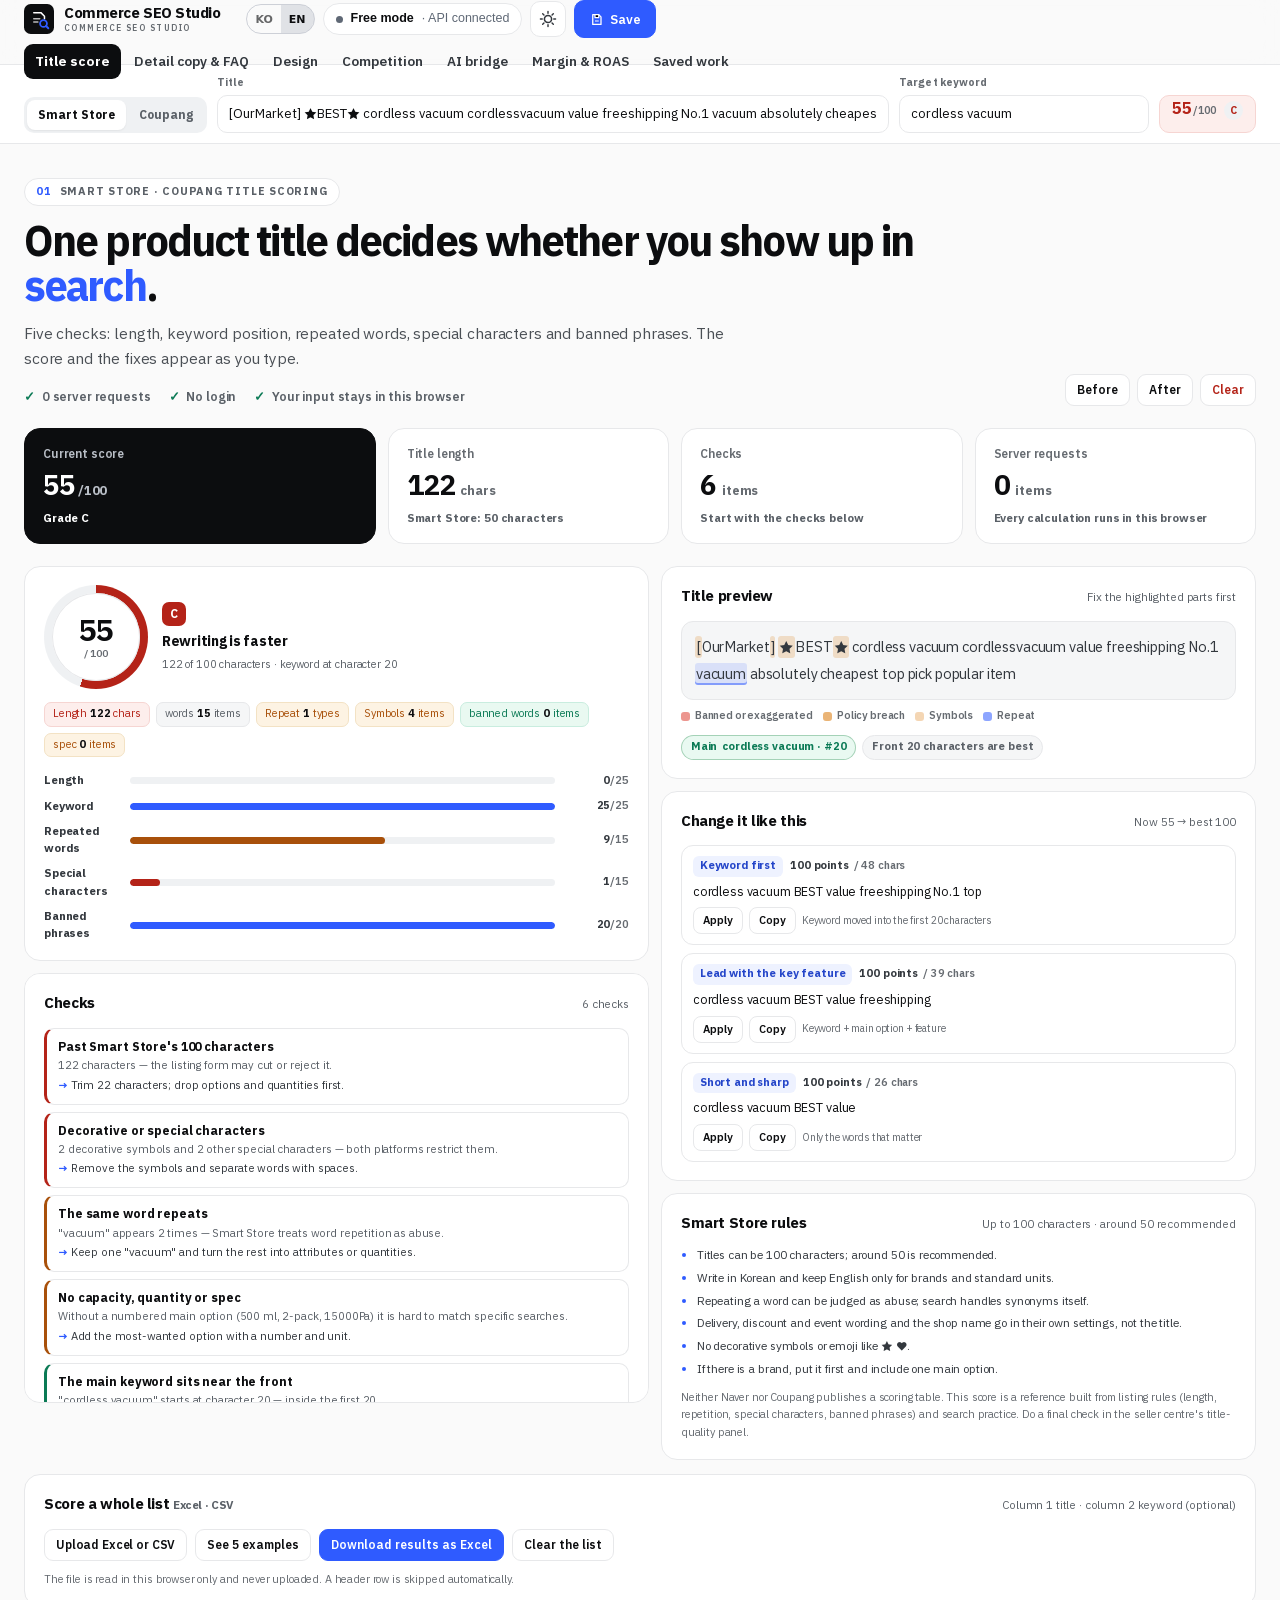
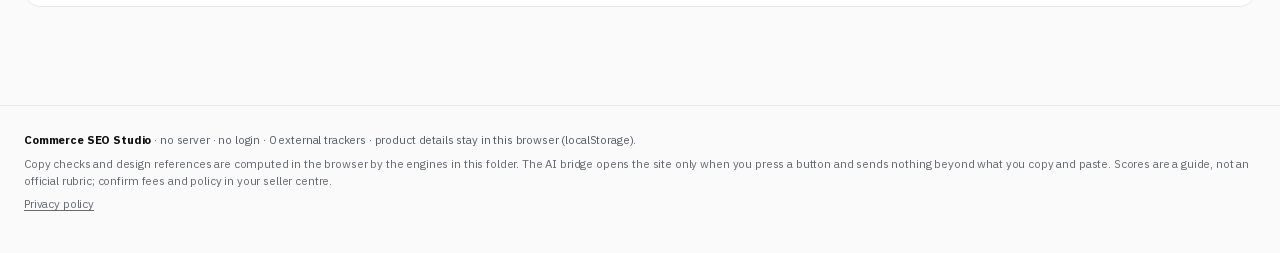
<file: index.html>
<!DOCTYPE html>
<html lang="ko" data-theme="light">
<head>
<meta charset="utf-8" />
<meta name="viewport" content="width=device-width, initial-scale=1, viewport-fit=cover" />
<title>커머스 SEO 스튜디오 — 상품명 채점 · 카피 심리학 · 핀터레스트 디자인 · 마진 ROAS</title>
<meta name="description" content="스마트스토어·쿠팡 상품명을 100점으로 채점하고, 8대 심리 트리거로 상세 카피를 진단하며, 핀터레스트 레퍼런스 3~4안으로 상세페이지를 리디자인합니다. 내 구독 AI 브리지 포함. 서버 없이 브라우저에만 저장됩니다." />
<meta name="theme-color" content="#ffffff" />
<meta name="color-scheme" content="light dark" />
<link rel="icon" href="favicon.svg" type="image/svg+xml" />
<link rel="stylesheet" href="styles.css" />
<script src="i18n-strings.js"></script>
<script src="engines/i18n.js"></script>
</head>
<body data-tab="score">
<a class="skip-link" href="#main">본문으로 바로가기</a>

<header class="topbar">
  <div class="topbar-inner">
    <a class="brand" href="#" data-action="go-score" aria-label="커머스 SEO 스튜디오 홈">
      <span class="brand-mark" aria-hidden="true">
        <svg viewBox="0 0 40 40" width="30" height="30">
          <rect x="0" y="0" width="40" height="40" rx="9" fill="#0C0D0F" />
          <path d="M13 11.5h9.5l4.8 4.8v3.4" fill="none" stroke="#fff" stroke-width="2" stroke-linecap="round" stroke-linejoin="round" />
          <path d="M13 19.5h8M13 24h5.5" stroke="#fff" stroke-opacity=".72" stroke-width="2" stroke-linecap="round" />
          <circle cx="26" cy="26" r="4.6" fill="none" stroke="#2F5BFF" stroke-width="2.4" />
          <path d="M29.4 29.4l3 3" stroke="#2F5BFF" stroke-width="2.6" stroke-linecap="round" />
        </svg>
      </span>
      <span class="brand-text">
        <strong>커머스 SEO 스튜디오</strong>
        <small>COMMERCE SEO STUDIO</small>
      </span>
    </a>

    <nav class="tabs" role="tablist" aria-label="주요 화면">
      <button class="tab is-active" role="tab" aria-selected="true" data-tab="score" aria-controls="view-score">상품명 채점</button>
      <button class="tab" role="tab" aria-selected="false" data-tab="copy" aria-controls="view-copy">상세 카피 · FAQ</button>
      <button class="tab" role="tab" aria-selected="false" data-tab="design" aria-controls="view-design">디자인</button>
      <button class="tab" role="tab" aria-selected="false" data-tab="compet" aria-controls="view-compet">경쟁강도</button>
      <button class="tab" role="tab" aria-selected="false" data-tab="bridge" aria-controls="view-bridge">AI 브리지</button>
      <button class="tab" role="tab" aria-selected="false" data-tab="margin" aria-controls="view-margin">마진 · ROAS</button>
      <button class="tab" role="tab" aria-selected="false" data-tab="saved" aria-controls="view-saved">작업 저장함<span class="tab-count" id="savedCount" hidden>0</span></button>
    </nav>

    <div class="top-actions">
      <span class="pro-badge-slot" id="proBadge"></span>
      <button type="button" class="icon-btn" data-action="toggle-theme" aria-label="다크 모드로 전환" title="라이트/다크">
        <svg class="ico-sun" viewBox="0 0 20 20" width="18" height="18" aria-hidden="true"><circle cx="10" cy="10" r="4" fill="none" stroke="currentColor" stroke-width="1.7"/><path d="M10 1.6v2M10 16.4v2M1.6 10h2M16.4 10h2M4.1 4.1l1.4 1.4M14.5 14.5l1.4 1.4M15.9 4.1l-1.4 1.4M5.5 14.5l-1.4 1.4" stroke="currentColor" stroke-width="1.6" stroke-linecap="round"/></svg>
        <svg class="ico-moon" viewBox="0 0 20 20" width="18" height="18" aria-hidden="true"><path d="M16.5 12.4A7 7 0 0 1 7.6 3.5a7 7 0 1 0 8.9 8.9z" fill="none" stroke="currentColor" stroke-width="1.7" stroke-linejoin="round"/></svg>
      </button>
      <button type="button" class="btn btn-primary" data-action="open-save">
        <svg viewBox="0 0 20 20" width="15" height="15" aria-hidden="true"><path d="M5 3.5h8l3 3v10H5z" fill="none" stroke="currentColor" stroke-width="1.7" stroke-linejoin="round"/><path d="M8 3.5h5v4H8zM8 12h5" stroke="currentColor" stroke-width="1.6" stroke-linejoin="round"/></svg>
        <span class="save-label">저장</span>
      </button>
    </div>
  </div>
</header>

<div class="productbar">
  <div class="productbar-inner">
    <div class="seg" id="platformSeg" role="group" aria-label="플랫폼 선택">
      <button type="button" data-platform="smartstore" class="is-on" aria-pressed="true">스마트스토어</button>
      <button type="button" data-platform="coupang" aria-pressed="false">쿠팡</button>
    </div>

    <label class="pb-field pb-name">
      <span>상품명</span>
      <input id="productName" type="text" autocomplete="off" spellcheck="false" placeholder="예: 모아 무선 핸디 청소기 M2 15000Pa" />
    </label>

    <label class="pb-field pb-kw">
      <span>목표 키워드</span>
      <input id="productKeyword" type="text" autocomplete="off" spellcheck="false" placeholder="예: 무선 청소기 (쉼표로 여러 개)" />
    </label>

    <button type="button" class="score-chip" id="scoreChip" data-action="go-score" aria-label="상품명 점수 자세히 보기">
      <b id="chipScore">0</b><span>/100</span>
      <em id="chipGrade">대기</em>
    </button>
  </div>
</div>

<main id="main" tabindex="-1">

  <!-- ── 1. 상품명 채점 ─────────────────────────────── -->
  <section class="view" id="view-score" role="tabpanel" aria-label="상품명 SEO 채점">
    <div class="view-head">
            <div class="view-title">
        <span class="eyebrow"><b>01</b> 스마트스토어 · 쿠팡 상품명 채점</span>
        <h1 data-i18n-en="One product title decides whether you show up in <em>search</em>.">상품명 하나로 <em>검색 노출</em>이 갈립니다.</h1>
        <p class="sub">길이·키워드 위치·단어 중복·특수문자·금지 표현, 다섯 가지로 봅니다. 입력하는 순간 점수와 고칠 곳이 함께 나옵니다.</p>
        <div class="trust"><span><i>✓</i>서버 전송 0건</span><span><i>✓</i>로그인 없음</span><span><i>✓</i>입력값은 이 브라우저에만</span></div>
      </div>

      <div class="view-actions">
        <button class="btn btn-ghost btn-sm" data-action="load-sample" data-sample="sample-before">개선 전 예시</button>
        <button class="btn btn-ghost btn-sm" data-action="load-sample" data-sample="sample-after">개선 후 예시</button>
        <button class="btn btn-ghost btn-sm danger" data-action="clear-product">비우기</button>
      </div>
    </div>

    <div class="bento-stats" aria-label="현재 채점 요약">
      <div class="stat ink">
        <p>현재 점수</p>
        <b><span id="statScore">0</span><small>/100</small></b>
        <span class="delta" id="statGrade">대기</span>
      </div>
      <div class="stat">
        <p>상품명 길이</p>
        <b><span id="statLength">0</span><small>자</small></b>
        <span class="delta">스마트스토어 50자 권장</span>
      </div>
      <div class="stat">
        <p>진단 항목</p>
        <b><span id="statIssues">0</span><small>건</small></b>
        <span class="delta" id="statNote">상품명을 넣으면 즉시 갱신</span>
      </div>
      <div class="stat">
        <p>서버 전송</p>
        <b>0<small>건</small></b>
        <span class="delta">모든 계산은 이 브라우저에서</span>
      </div>
    </div>

    <div class="score-grid">
      <div class="col">
        <div class="panel score-panel">
          <div class="score-head">
            <div class="ring" id="scoreRing" style="--p:0">
              <div class="ring-in"><b id="scoreTotal">0</b><span>/ 100</span></div>
            </div>
            <div class="score-meta">
              <span class="badge grade c" id="scoreGrade">C</span>
              <strong id="scoreLabel">상품명을 입력하세요</strong>
              <span class="muted" id="scoreSub">상품명과 목표 키워드를 넣으면 바로 채점합니다</span>
            </div>
          </div>
          <div class="counters" id="metricChips"></div>
          <div class="parts" id="scoreParts"></div>
        </div>

        <div class="panel issues-panel">
          <div class="panel-head"><h2>진단 항목</h2><span class="muted" id="issueCount">0</span></div>
          <div id="issueList" class="issue-list"></div>
        </div>
      </div>

      <div class="col">
        <div class="panel">
          <div class="panel-head"><h2>상품명 미리보기</h2><span class="muted">표시된 부분부터 고치세요</span></div>
          <div class="name-preview" id="namePreview"><span class="muted">상품명을 입력하면 문제 구간을 표시합니다.</span></div>
          <div class="preview-legend">
            <span><i class="lg claim"></i>금지·과장</span>
            <span><i class="lg policy"></i>정책 위반</span>
            <span><i class="lg symbol"></i>기호</span>
            <span><i class="lg dup"></i>중복</span>
          </div>
          <div class="kw-check" id="keywordCheck"></div>
        </div>

        <div class="panel">
          <div class="panel-head"><h2>이렇게 바꾸면</h2><span class="muted" id="suggestHint">금지어·중복·기호를 걷어낸 버전</span></div>
          <div id="suggestList" class="suggest-list"></div>
        </div>

        <div class="panel rules-panel">
          <div class="panel-head"><h2 id="ruleTitle">스마트스토어 규칙</h2><span class="muted" id="ruleSummary"></span></div>
          <ul class="rule-list" id="ruleList"></ul>
          <p class="foot-note" id="ruleNote"></p>
        </div>
      </div>
    </div>

    <div class="panel bulk-panel" id="bulkPanel">
      <div class="panel-head">
        <h2>상품명 목록 일괄 채점 <span class="muted">엑셀 · CSV</span></h2>
        <span class="muted" id="bulkStatus">1열 상품명 · 2열 키워드(선택)</span>
      </div>
      <div class="bulk-actions">
        <label class="btn btn-ghost btn-sm file-btn">엑셀·CSV 올리기
          <input id="bulkFile" type="file" accept=".xlsx,.xls,.csv,text/csv" hidden />
        </label>
        <button class="btn btn-ghost btn-sm" data-action="bulk-sample">예시 5개로 보기</button>
        <button class="btn btn-primary btn-sm" data-action="bulk-export" id="bulkExport" disabled>결과 엑셀 다운로드</button>
        <button class="btn btn-ghost btn-sm" data-action="bulk-clear" id="bulkClear" disabled>목록 비우기</button>
      </div>
      <div class="table-scroll" id="bulkTableWrap" hidden>
        <table class="sim-table bulk-table">
          <thead><tr><th>#</th><th>상품명</th><th>키워드</th><th>점수</th><th>등급</th><th>고칠 곳</th></tr></thead>
          <tbody id="bulkRows"></tbody>
        </table>
      </div>
      <p class="foot-note">엑셀 파일은 이 브라우저에서만 읽습니다. 서버로 보내지 않습니다. 머리글이 있으면 자동으로 건너뜁니다.</p>
    </div>
  </section>

  <!-- ── 2. 상세 카피 ──────────────────────────────── -->
  <section class="view" id="view-copy" role="tabpanel" aria-label="상세페이지 카피와 FAQ" hidden>
    <div class="view-head">
            <div class="view-title">
        <span class="eyebrow"><b>02</b> 상세 카피 · FAQ</span>
        <h1 data-i18n-en="Three benefits in, a <em>seven-step page</em> out.">장점 3개면 <em>7단 카피</em>까지 나옵니다.</h1>
        <p class="sub">후킹 헤드라인 5종, 7단 설득 카피, 예상 FAQ 5개를 한 번에 만듭니다. 그대로 복사해 상세페이지에 붙이세요.</p>
      </div>

      <div class="view-actions">
        <button class="btn btn-ghost btn-sm" data-action="copy-kit">전체 복사</button>
        <button class="btn btn-ghost btn-sm" data-action="download-kit">TXT 저장</button>
      </div>
    </div>

    <div class="copy-grid">
      <aside class="panel copy-form">
        <div class="panel-head"><h2>상품 정보</h2><span class="muted">입력하면 바로 생성</span></div>
        <p class="current-product" id="copyCurrent">상품명을 먼저 입력하세요</p>
        <div class="field">
          <label for="copyTarget">타겟 고객</label>
          <input id="copyTarget" type="text" placeholder="예: 원룸에 사는 1~2인 가구" autocomplete="off" />
        </div>
        <div class="field">
          <label for="benefit1">핵심 장점 1</label>
          <input id="benefit1" type="text" placeholder="예: 가벼운 무게로 한 손 청소" autocomplete="off" />
        </div>
        <div class="field">
          <label for="benefit2">핵심 장점 2</label>
          <input id="benefit2" type="text" placeholder="예: 헤파필터로 미세먼지 걸러냄" autocomplete="off" />
        </div>
        <div class="field">
          <label for="benefit3">핵심 장점 3</label>
          <input id="benefit3" type="text" placeholder="예: 충전 후 40분 사용" autocomplete="off" />
        </div>
        <div class="field">
          <label for="copyWeakness">단점·보완점 <span class="field-hint">숨기지 말고 한 줄</span></label>
          <input id="copyWeakness" type="text" placeholder="예: 소음이 조금 큰 편" autocomplete="off" />
        </div>
        <div class="copy-form-actions">
          <button class="btn btn-primary" data-action="copy-kit">전체 복사</button>
          <button class="btn btn-ghost" data-action="go-margin">마진 계산</button>
        </div>

        <div class="pro-box" id="proBox">
          <button type="button" class="btn pro-btn" data-action="pro-generate" data-pro-action>
            <span class="pro-spark" aria-hidden="true">✨</span><span class="pro-label">Pro AI로 고전환 상세 카피 생성</span>
          </button>
          <p class="pro-state" id="proState" data-pro-state
             data-pro-free="무료 모드 · 지금 만든 7단 카피와 FAQ를 그대로 씁니다. Pro를 연결하면 상품 스펙 기반 완성 카피가 들어옵니다."
             data-pro-pro="Pro 연결됨 · 상품 스펙·타겟으로 7단 고전환 카피를 쓰고 7단 표·FAQ에 바로 넣습니다.">무료 모드 · 지금 만든 7단 카피와 FAQ를 그대로 씁니다. Pro를 연결하면 상품 스펙 기반 완성 카피가 들어옵니다.</p>
          <button type="button" class="btn btn-ghost btn-sm" id="proConnect">Pro 연결 / 관리</button>
        </div>
        <p class="foot-note">카피는 입력한 내용을 조합해 만듭니다. 효능·최상급 표현은 넣지 않았습니다.</p>
      </aside>

      <div class="copy-out">
        <div class="panel pro-panel" id="proResult" hidden>
          <div class="panel-head"><h2>Pro 완성 카피</h2><span class="muted" id="proMeta"></span></div>
          <p class="pro-title" id="proTitle"></p>
          <p class="pro-sub" id="proSub"></p>
          <div class="pro-actions">
            <button type="button" class="btn btn-ghost btn-sm" data-action="pro-copy">완성 카피 복사</button>
            <button type="button" class="btn btn-ghost btn-sm danger" data-action="clear-pro-kit">무료 엔진 결과로 되돌리기</button>
          </div>
        </div>

        <div class="panel">
          <div class="panel-head"><h2>후킹 헤드라인 5종</h2><span class="muted">첫 문장으로 쓰기</span></div>
          <div id="headlineList" class="headline-list"></div>
        </div>

        <div class="panel">
          <div class="panel-head"><h2>상세페이지 7단</h2><span class="muted">공감 → 구매 유도</span></div>
          <div id="sectionList" class="section-list"></div>
        </div>

        <div class="panel">
          <div class="panel-head"><h2>고객 예상 FAQ 5개</h2><span class="muted">문의를 미리 막기</span></div>
          <div id="faqList" class="faq-list"></div>
        </div>
      </div>
    </div>

    <div class="studio-stack">
      <div class="panel bridge-copy-panel" id="bridgeCopyPanel" hidden>
        <div class="panel-head"><h2>AI 다듬은 카피 <span class="engine-tag">브리지 결과</span></h2><span class="muted">전체 복사·TXT에 함께 담깁니다</span></div>
        <pre class="section-copy" id="bridgeCopyText"></pre>
        <div class="section-actions">
          <button class="btn btn-ghost" data-action="copy-bridge-copy">복사</button>
          <button class="btn btn-ghost danger" data-action="clear-bridge-copy">빼기</button>
        </div>
      </div>

      <div class="panel psych-panel">
        <div class="panel-head">
          <h2>카피 심리학 진단 <span class="engine-tag">8 트리거</span></h2>
          <span class="muted" id="psychSource">—</span>
        </div>
        <div class="psych-top">
          <div class="psych-score">
            <b id="psychTotal">0</b><span>/100</span>
            <em class="badge grade c" id="psychGrade">—</em>
          </div>
          <div class="psych-summary">
            <strong id="psychTitle">카피를 만들면 바로 진단합니다</strong>
            <p class="muted" id="psychDesc">상품 정보를 넣으면 8개 심리 트리거 점수와 감점 표현을 함께 계산합니다.</p>
            <div class="psych-actions">
              <button class="btn btn-ghost btn-sm" data-action="psych-from-kit">생성 카피 진단</button>
              <button class="btn btn-ghost btn-sm" data-action="psych-correct">추상어·공급자어 자동 교정</button>
              <button class="btn btn-ghost btn-sm" data-action="psych-copy">텍스트 복사</button>
            </div>
          </div>
        </div>
        <div class="trigger-grid" id="triggerGrid"></div>
        <div class="psych-cols">
          <div class="psych-col">
            <h3>먼저 고칠 것 3가지</h3>
            <div class="rec-list" id="psychRecs"></div>
          </div>
          <div class="psych-col">
            <h3>감점 표현 <span class="friction-badge" id="frictionBadge">0</span></h3>
            <div class="friction-list" id="frictionList"></div>
          </div>
        </div>
        <details class="psych-editor">
          <summary>직접 쓴 카피로 진단하기</summary>
          <textarea id="psychText" class="psych-textarea" placeholder="광고 카피·상세페이지 문장을 붙여넣으면 8트리거 점수와 감점 표현을 바로 진단합니다."></textarea>
          <p class="foot-note">여기에 붙여넣은 글은 저장하지 않습니다. 탭을 옮겨도 진단은 유지되지만 새로고침하면 사라집니다.</p>
        </details>
      </div>

      <div class="panel frame-panel">
        <div class="panel-head">
          <h2>4대 프레임워크 변환 <span class="engine-tag">PAS · BAB · AIDA · 4U</span></h2>
          <span class="muted" id="frameHint"></span>
        </div>
        <div class="frame-form">
          <label class="ff"><span>문제 한 줄</span><input id="frameProblem" type="text" autocomplete="off" placeholder="비우면 단점·타겟에서 만듭니다" /></label>
          <label class="ff"><span>증거 숫자 <i>선택</i></span><input id="frameProof" type="text" autocomplete="off" placeholder="예: 누적 8,412명, 재구매 68%" /></label>
          <label class="ff"><span>기한·수량 <i>선택</i></span><input id="frameUrgency" type="text" autocomplete="off" placeholder="예: 금요일 23시 마감" /></label>
          <label class="ff"><span>CTA</span><input id="frameCta" type="text" autocomplete="off" placeholder="3초 만에 확인하기" /></label>
        </div>
        <div class="frame-tabs" id="frameTabs" role="group" aria-label="프레임워크 선택"></div>
        <div class="frame-compare" id="frameCompare"></div>
        <div class="frame-out" id="frameOut"></div>
      </div>
    </div>
  </section>

  <!-- ── 3. 상세페이지 디자인 ───────────────────────── -->
  <section class="view" id="view-design" role="tabpanel" aria-label="상세페이지 디자인 레퍼런스" hidden>
    <div class="view-head">
            <div class="view-title">
        <span class="eyebrow"><b>03</b> 디자인 레퍼런스</span>
        <h1 data-i18n-en="Borrow the <em>layout</em> from a reference.">레퍼런스에서 <em>구도</em>를 가져옵니다.</h1>
        <p class="sub">상품·타겟 맥락을 읽고 핀터레스트 고전환 레퍼런스 3~4안을 추천합니다. 하나를 고르면 팔레트·서체·여백·이미지 배치까지 바뀝니다.</p>
      </div>

      <div class="view-actions">
        <button class="btn btn-ghost btn-sm" data-action="design-refresh">다시 추천</button>
        <button class="btn btn-ghost btn-sm" data-action="copy-design-css">CSS 복사</button>
        <button class="btn btn-ghost btn-sm" data-action="copy-design-html">카드 HTML</button>
      </div>
    </div>

    <div class="design-grid">
      <aside class="panel design-side">
        <div class="panel-head"><h2>상품 맥락</h2><span class="muted" id="designContextTag">자동 분석</span></div>
        <p class="current-product" id="designContext">상품명을 먼저 입력하세요</p>
        <div class="field">
          <label for="designIndustry">업종 <span class="field-hint">비우면 본문에서 추론</span></label>
          <select id="designIndustry"></select>
        </div>
        <div class="field">
          <label for="designTitle">미리보기 제목</label>
          <input id="designTitle" type="text" autocomplete="off" placeholder="예: 모아 무선 핸디 청소기 M2" />
        </div>
        <div class="field">
          <label for="designBody">서브 문구</label>
          <input id="designBody" type="text" autocomplete="off" placeholder="장점 1~2개" />
        </div>
        <div class="field-row">
          <div class="field"><label for="designCta">버튼 문구</label><input id="designCta" type="text" autocomplete="off" placeholder="3초 만에 확인하기" /></div>
          <div class="field"><label for="designBadge">배지(가격)</label><input id="designBadge" type="text" autocomplete="off" placeholder="59,000원" /></div>
        </div>
        <p class="foot-note" style="margin-top:0">구도마다 들어가는 제목 길이가 다릅니다. 넘치면 미리보기에서 단어 단위로 줄이고, 이유를 아래 “이 디자인 규칙”에 적습니다.</p>
        <div class="panel-head sub-head"><h2>레퍼런스 이미지</h2><span class="muted">색만 추출</span></div>
        <label class="upload-drop" for="designImage">
          <input type="file" id="designImage" accept="image/*" hidden />
          <span class="ud-title">핀터레스트 이미지 올리기</span>
          <span class="ud-sub">마음에 드는 레퍼런스 1장 → 배경·포인트 색을 뽑아 선택한 구도에 입힙니다.</span>
        </label>
        <div class="palette-out" id="paletteOut"></div>

        <div class="panel-head sub-head"><h2>v2 정밀 도구</h2><span class="muted" id="v2Version">엔진 2.0</span></div>

        <div class="v2-block">
          <div class="v2-step"><b>① 레퍼런스 1클릭 검색</b><span>업종·무드·글자 밀도로 검색어를 만들어 핀터레스트·비핸스를 엽니다.</span></div>
          <div class="ref-links" id="v2RefLinks"></div>
          <p class="foot-note" id="v2RefNote"></p>
        </div>

        <div class="v2-block">
          <div class="v2-step"><b>② 폰트 믹스 · 종이 질감</b><span>같은 구도에서 AI 티를 걷어내는 두 가지.</span></div>
          <div class="field-row">
            <div class="field"><label for="v2FontMix">폰트 믹스</label><select id="v2FontMix"></select></div>
            <div class="field"><label for="v2Grain">종이 질감</label><select id="v2Grain"></select></div>
          </div>
          <p class="mix-note" id="v2MixNote"></p>
          <div class="density-line" id="v2Density"></div>
        </div>

        <div class="v2-block">
          <div class="v2-step"><b>③ 내 브랜드 키트</b><span>색·폰트·질감·구도를 고정해 다음 상품에도 그대로 씁니다.</span></div>
          <input id="v2KitName" class="kit-name" type="text" maxlength="24" autocomplete="off" placeholder="예: 미니멀 리빙 브랜드" aria-label="브랜드 키트 이름" />
          <div class="palette-actions">
            <button type="button" class="btn btn-ghost" data-action="v2-save-kit">현재 카드 고정</button>
            <button type="button" class="btn btn-ghost" data-action="v2-copy-kit">JSON 복사</button>
          </div>
          <div class="kit-list" id="v2KitList"></div>
          <details class="kit-import">
            <summary>저장한 키트 JSON 붙여넣기</summary>
            <textarea id="v2KitJson" rows="3" spellcheck="false" placeholder='{"schema":"designref.brandkit/2", …}'></textarea>
            <button type="button" class="btn btn-ghost" data-action="v2-import-kit">이 키트 불러오기</button>
          </details>
        </div>
      </aside>


      <div class="design-main">
        <div class="panel">
          <div class="panel-head"><h2>레퍼런스 3~4안</h2><span class="muted" id="designContextLine"></span></div>
          <div class="ref-grid" id="refGrid"></div>
          <p class="foot-note" id="designNote"></p>
        </div>
        <div class="panel">
          <div class="panel-head"><h2>상세페이지 카드 미리보기</h2><span class="muted" id="designAppliedName"></span></div>
          <div class="design-stage" id="designStage"></div>
        </div>
        <div class="panel v2-card-panel">
          <div class="panel-head"><h2>v2 정밀 카드 <span class="engine-tag">폰트 믹스 · 질감 · 브랜드 고정</span></h2><span class="muted" id="v2CardName"></span></div>
          <div class="v2-stage" id="v2Stage"></div>
          <div class="v2-meta" id="v2Meta"></div>
          <div class="warn-list" id="v2Warnings"></div>
          <div class="copy-form-actions">
            <button type="button" class="btn btn-ghost" data-action="v2-copy-html">카드 HTML</button>
            <button type="button" class="btn btn-ghost" data-action="v2-copy-css">카드 CSS</button>
            <button type="button" class="btn btn-ghost" data-action="v2-reset">프리셋으로 돌아가기</button>
          </div>
        </div>

        <div class="panel v2-bp-panel">
          <div class="panel-head"><h2>레퍼런스 사진 → 90% 설계도 복제</h2><span class="muted" id="v2BpState">사진 1장 → JSON 1개</span></div>
          <p class="foot-note">마음에 드는 상세페이지 사진을 구독 중인 AI에 첨부하고 아래 프롬프트를 붙여넣으세요. AI가 좌표·색·폰트를 잰 JSON을 주면, 그대로 넣어 같은 구도의 카드를 이 앱에서 다시 그립니다.</p>
          <div class="bridge-actions v2-bp-actions">
            <button type="button" class="btn btn-ghost" data-action="v2-copy-vision">해부 프롬프트 복사</button>
            <button type="button" class="btn btn-ghost btn-ai chatgpt" data-action="v2-open-vision" data-target="chatgpt">ChatGPT</button>
            <button type="button" class="btn btn-ghost btn-ai claude" data-action="v2-open-vision" data-target="claude">Claude</button>
            <button type="button" class="btn btn-ghost btn-ai gemini" data-action="v2-open-vision" data-target="gemini">Gemini</button>
          </div>
          <label class="field v2-bp-field">
            <span>AI가 준 블루프린트 JSON <em class="field-hint">설명·코드블록이 섞여도 읽습니다</em></span>
            <textarea id="v2BlueprintText" rows="6" spellcheck="false" placeholder='{"canvas":{"ratio":"4:5"},"margin":0.06,"title":{…}}'></textarea>
          </label>
          <div class="bridge-result-actions">
            <button type="button" class="btn btn-primary" data-action="v2-render-blueprint">설계도 복제 렌더</button>
            <button type="button" class="btn btn-ghost" data-action="v2-sample-blueprint">예시 JSON 채우기</button>
            <button type="button" class="btn btn-ghost" data-action="v2-save-blueprint-kit">브랜드 키트로 저장</button>
          </div>
          <div class="v2-meta" id="v2BpMeta"></div>
          <div class="warn-list" id="v2BpWarnings"></div>
        </div>

        <div class="panel">
          <div class="panel-head"><h2>이 디자인 규칙</h2><span class="muted">팔레트 · 타이포 · 레이아웃 · 실사이미지</span></div>
          <div class="dna-grid" id="designDna"></div>
          <ul class="rule-list" id="designChecklist"></ul>
          <div class="warn-list" id="designWarnings"></div>
        </div>
      </div>
    </div>
  </section>

  <!-- ── 4. 연관키워드 경쟁강도 ─────────────────────── -->
  <section class="view" id="view-compet" role="tabpanel" aria-label="연관키워드 경쟁강도 계산기" hidden>
    <div class="view-head">
            <div class="view-title">
        <span class="eyebrow"><b>04</b> 연관키워드 경쟁강도</span>
        <h1 data-i18n-en="One second and the <em>competition</em> is on screen.">1초면 <em>경쟁강도</em>가 보입니다.</h1>
        <p class="sub">경쟁강도 = 네이버 쇼핑 등록 상품수 ÷ 월 검색량(PC+모바일). 세 숫자만 넣으면 등급과 추천 순서가 바로 나옵니다.</p>
      </div>

      <div class="view-actions">
        <button class="btn btn-ghost btn-sm" data-action="load-compet-sample">예시 6개</button>
        <button class="btn btn-ghost btn-sm" data-action="copy-compet-csv">표 복사</button>
        <button class="btn btn-ghost btn-sm" data-action="download-compet-csv">CSV 저장</button>
      </div>
    </div>

    <div class="compet-grid">
      <aside class="panel compet-form">
        <div class="panel-head"><h2>1초 계산기</h2><span class="muted" id="competTag">즉시 계산</span></div>
        <label class="field">
          <span>키워드</span>
          <input id="compKeyword" type="text" autocomplete="off" spellcheck="false" placeholder="예: 원룸 청소기" />
        </label>
        <div class="field-row">
          <div class="field">
            <label for="compPc">PC 검색 <span class="field-hint">월</span></label>
            <input id="compPc" type="text" inputmode="numeric" autocomplete="off" placeholder="3100" />
          </div>
          <div class="field">
            <label for="compMobile">모바일 검색 <span class="field-hint">월</span></label>
            <input id="compMobile" type="text" inputmode="numeric" autocomplete="off" placeholder="12400" />
          </div>
        </div>
        <label class="field">
          <span>네이버 쇼핑 등록 상품수</span>
          <input id="compProducts" type="text" inputmode="numeric" autocomplete="off" placeholder="9800" />
        </label>
        <div class="compet-result" id="competResult"></div>
        <div class="copy-form-actions">
          <button class="btn btn-primary" data-action="compet-add">목록에 추가</button>
          <button class="btn btn-ghost" data-action="compet-use">목표 키워드로</button>
        </div>
        <p class="foot-note" id="competNote"></p>
      </aside>

      <div class="compet-main">
        <div class="panel">
          <div class="panel-head"><h2>일괄 계산</h2><span class="muted">표 붙여넣기 · CSV 파일</span></div>
          <div class="field-row comp-format-row">
            <label class="field">
              <span>열 순서</span>
              <select id="compFormat">
                <option value="auto" selected>자동 (4열 우선)</option>
                <option value="4">키워드 · PC · 모바일 · 상품수</option>
                <option value="3">키워드 · 총검색 · 상품수</option>
              </select>
            </label>
            <label class="field">
              <span>CSV 파일 <em class="field-hint">선택</em></span>
              <input id="compFile" type="file" accept=".csv,.tsv,.txt,text/csv" />
            </label>
          </div>
          <label class="field">
            <span>표 붙여넣기 <em class="field-hint">엑셀·키워드툴에서 그대로 Ctrl+V</em></span>
            <textarea id="compBulk" rows="5" spellcheck="false" placeholder="키워드,PC검색,모바일검색,상품수&#10;원룸 청소기,3100,12400,9800&#10;캠핑 청소기,1800,6200,540"></textarea>
          </label>
          <div class="bridge-result-actions">
            <button class="btn btn-primary" data-action="compet-calc">계산</button>
            <button class="btn btn-ghost" data-action="compet-clear">표 비우기</button>
          </div>
          <div class="parse-status" id="compParseStatus"></div>
        </div>

        <div class="panel">
          <div class="panel-head"><h2>추천 정렬</h2><span class="muted" id="competSummary"></span></div>
          <div class="chip-row sort-chips" id="competSort" role="group" aria-label="정렬 기준"></div>
          <div class="compet-best" id="competBest"></div>
          <div class="table-scroll">
            <table class="sim-table compet-table">
              <thead>
                <tr><th>#</th><th>키워드</th><th>월검색</th><th>상품수</th><th>경쟁강도</th><th>등급</th><th>추천</th><th>판정</th><th></th></tr>
              </thead>
              <tbody id="competRows"></tbody>
            </table>
          </div>
          <div class="empty" id="competEmpty">
            <p><strong>아직 계산한 키워드가 없습니다.</strong></p>
            <p class="muted">왼쪽에 세 숫자를 넣거나, 표를 붙여넣고 <b>계산</b>을 누르세요.</p>
            <button class="btn btn-ghost" data-action="load-compet-sample">예시 6개로 시작하기</button>
          </div>
          <p class="foot-note" id="competFoot"></p>
        </div>
      </div>
    </div>
  </section>

  <!-- ── 5. 내 구독 AI 브리지 ───────────────────────── -->
  <section class="view" id="view-bridge" role="tabpanel" aria-label="내 구독 AI 원클릭 브리지" hidden>
    <div class="view-head">
            <div class="view-title">
        <span class="eyebrow"><b>05</b> 내 구독 AI 브리지</span>
        <h1 data-i18n-en="Use the AI you already pay for, <em>as it is</em>.">이미 쓰는 AI를 <em>그대로</em> 씁니다.</h1>
        <p class="sub">API 추가 결제 없이 ChatGPT·Claude·Gemini에 이 앱이 만든 프롬프트를 넣고, 결과만 붙여넣으세요. 프롬프트는 자동 복사됩니다.</p>
      </div>

      <div class="view-actions">
        <button class="btn btn-ghost btn-sm" data-action="copy-prompt">프롬프트 복사</button>
        <button class="btn btn-ghost btn-sm" data-action="go-copy">카피 탭으로</button>
      </div>
    </div>

    <div class="bridge-grid">
      <div class="panel">
        <div class="panel-head"><h2>1. 시킬 일</h2><span class="muted" id="promptChars">0자</span></div>
        <div class="chip-row" id="bridgeTasks"></div>
        <div class="prompt-box">
          <div class="prompt-head"><strong id="promptTitle">—</strong></div>
          <pre class="prompt-text" id="promptText" data-i18n-skip></pre>
        </div>
        <div class="bridge-actions" id="bridgeActions"></div>
        <p class="foot-note">새 창이 차단되면 프롬프트는 이미 복사되어 있으니 구독 중인 앱을 직접 열어 붙여넣으세요. 이 앱은 어떤 로그인 정보도 보지 않습니다.</p>
      </div>

      <div class="panel">
        <div class="panel-head"><h2>2. 결과 붙여넣기</h2><span class="muted" id="bridgeApplyHint"></span></div>
        <textarea id="bridgeResult" class="bridge-textarea" placeholder="AI가 준 답변을 그대로 붙여넣으세요. 형식이 조금 달라도 읽어서 적용합니다."></textarea>
        <div class="bridge-result-actions">
          <button class="btn btn-primary" data-action="apply-bridge">결과 적용</button>
          <button class="btn btn-ghost" data-action="clear-bridge">지우기</button>
        </div>
        <div class="bridge-applied" id="bridgeApplied"></div>

        <div class="free-taste" id="freeTaste">
          <div class="free-taste-head">
            <strong>키 없이 무료로 바로 실행</strong>
            <span class="muted" id="freeStatus">하루 5회</span>
          </div>
          <div class="bridge-result-actions">
            <button class="btn btn-primary btn-sm" data-action="free-run">무료 AI로 실행</button>
            <span class="muted" id="freeRemain"></span>
          </div>
          <div class="free-limit" id="freeLimitCard" hidden></div>
          <p class="foot-note">위 [1. 시킬 일]의 프롬프트를 그대로 보냅니다. 외부 AI 제공자로 전송되니 민감한 정보는 넣지 마세요.</p>
        </div>

        <details class="gemini-api">
          <summary>선택: 무료 Gemini API 키로 바로 실행</summary>
          <p class="foot-note">키가 있으면 새 창 없이 이 화면에서 결과를 받습니다. 키는 이 브라우저(localStorage)에만 저장되고, 실행할 때만 Google 엔드포인트로 보냅니다. 무료 등급은 분당 요청 수 제한이 있습니다.</p>
          <div class="field-row api-row">
            <input id="geminiKey" type="password" autocomplete="off" spellcheck="false" placeholder="API 키 (AIza…)" aria-label="Gemini API 키" />
            <button class="btn btn-ghost" data-action="save-gemini-key">키 저장</button>
            <button class="btn btn-ghost danger" data-action="clear-gemini-key">삭제</button>
          </div>
          <div class="field-row api-row">
            <select id="geminiModel" aria-label="Gemini 모델">
              <option value="gemini-2.5-flash">gemini-2.5-flash</option>
              <option value="gemini-2.0-flash">gemini-2.0-flash</option>
            </select>
            <button class="btn btn-primary" data-action="run-gemini">Gemini API로 실행</button>
          </div>
          <p class="foot-note" id="geminiNote">키를 저장하지 않았습니다.</p>
        </details>
      </div>
    </div>
  </section>

  <!-- ── 6. 마진 · ROAS ────────────────────────────── -->
  <section class="view" id="view-margin" role="tabpanel" aria-label="셀러 마진과 광고 손익" hidden>
    <div class="view-head">
            <div class="view-title">
        <span class="eyebrow"><b>06</b> 마진 · ROAS</span>
        <h1 data-i18n-en="What each sale leaves you, and the <em>ROAS</em> behind it.">팔수록 남는 돈, <em>ROAS</em>까지.</h1>
        <p class="sub">1건 팔 때 남는 돈과 광고비를 얼마까지 쓸 수 있는지(손익분기 ROAS)를 계산합니다. 가격을 바꿔 보세요.</p>
      </div>

      <div class="view-actions">
        <button class="btn btn-ghost btn-sm" data-action="load-margin-sample">예시 값</button>
        <button class="btn btn-ghost btn-sm danger" data-action="clear-margin">비우기</button>
      </div>
    </div>

    <div class="margin-grid">
      <aside class="panel margin-form">
        <div class="panel-head"><h2>원가·비용</h2><span class="muted">원 단위</span></div>
        <div class="field">
          <label for="mPrice">판매가</label>
          <input id="mPrice" type="number" inputmode="numeric" min="0" step="100" placeholder="59000" />
        </div>
        <div class="field-row">
          <div class="field">
            <label for="mCost">원가</label>
            <input id="mCost" type="number" inputmode="numeric" min="0" step="100" placeholder="24000" />
          </div>
          <div class="field">
            <label for="mShipping">내가 내는 배송비</label>
            <input id="mShipping" type="number" inputmode="numeric" min="0" step="100" placeholder="3000" />
          </div>
        </div>
        <div class="field">
          <label for="mFee">마켓 수수료 (%)</label>
          <input id="mFee" type="number" inputmode="decimal" min="0" max="50" step="0.1" placeholder="10" />
          <div class="chip-row" id="feePresets"></div>
        </div>
        <div class="field">
          <label for="mAd">판매 1건당 광고비</label>
          <input id="mAd" type="number" inputmode="numeric" min="0" step="100" placeholder="9000" />
        </div>
        <p class="foot-note" id="marginNote">수수료율은 판매자센터에 표시된 내 카테고리 실제 요율을 넣으세요.</p>
      </aside>

      <div class="margin-out">
        <div class="verdict" id="verdict">
          <div>
            <span class="verdict-label">1건 판매 기준</span>
            <strong id="verdictTitle">값을 입력하세요</strong>
            <p id="verdictSub">판매가와 원가를 넣으면 순이익이 계산됩니다.</p>
          </div>
          <div class="verdict-net"><span>순이익</span><b id="verdictNet">—</b></div>
        </div>

        <div class="metric-grid" id="marginMetrics"></div>

        <div class="panel">
          <div class="panel-head"><h2>광고 ROAS 손익분기</h2><span class="muted" id="roasHint"></span></div>
          <div class="roas-gauge" id="roasGauge">
            <div class="roas-legend"><span>현재 ROAS</span><b id="curRoas">—</b></div>
            <div class="roas-track"><i id="roasBar"></i><span class="roas-mark" id="roasMark" hidden aria-hidden="true"></span></div>
            <div class="roas-legend"><span>손익분기 ROAS</span><b id="bepRoas">—</b></div>
          </div>
          <p class="roas-note" id="roasNote"></p>
        </div>

        <div class="panel">
          <div class="panel-head"><h2>가격 시뮬레이션</h2><span class="muted">±20% · 같은 원가·수수료·광고비</span></div>
          <div class="table-scroll">
            <table class="sim-table" id="simTable">
              <thead>
                <tr><th>판매가</th><th>수수료</th><th>순이익</th><th>마진율</th><th>BEP ROAS</th></tr>
              </thead>
              <tbody id="simBody"></tbody>
            </table>
          </div>
        </div>
      </div>
    </div>
  </section>

  <!-- ── 7. 작업 저장함 ────────────────────────────── -->
  <section class="view" id="view-saved" role="tabpanel" aria-label="작업 저장함" hidden>
    <div class="view-head">
            <div class="view-title">
        <span class="eyebrow"><b>07</b> 작업 저장함</span>
        <h1 data-i18n-en="Everything you make lands in <em>one place</em>.">작업은 <em>한 곳</em>에 쌓입니다.</h1>
        <p class="sub">상품별 점수·마진·메모를 모아 두고 이어서 작업합니다. CSV·JSON으로 내보내고 다시 가져올 수 있습니다.</p>
      </div>

      <div class="view-actions">
        <button class="btn btn-primary btn-sm" data-action="open-save">현재 상품 저장</button>
        <button class="btn btn-ghost btn-sm" data-action="export-csv">CSV</button>
        <button class="btn btn-ghost btn-sm" data-action="export-json">JSON</button>
        <button class="btn btn-ghost btn-sm" data-action="import-json">가져오기</button>
      </div>
    </div>

    <div class="panel toolbar">
      <div class="chip-row" id="savedChips" role="group" aria-label="상태 필터"></div>
      <label class="sort" for="savedSort"><span>정렬</span>
        <select id="savedSort">
          <option value="recent">최근 저장</option>
          <option value="score">점수 높은 순</option>
          <option value="profit">순이익 높은 순</option>
          <option value="name">상품명 가나다</option>
        </select>
      </label>
    </div>

    <div class="panel table-panel">
      <div class="saved-table" id="savedTable">
        <div class="saved-row saved-head">
          <span>상품</span><span>플랫폼</span><span class="num">점수</span><span class="num">순이익</span><span class="num">마진율</span><span>상태</span><span class="num">저장일</span><span class="right">관리</span>
        </div>
        <div id="savedRows"></div>
      </div>
      <div class="empty" id="savedEmpty">
        <p><strong>아직 저장한 상품이 없습니다.</strong></p>
        <p class="muted">위 입력칸에 상품명을 넣고 <b>저장</b>을 누르면 여기로 들어옵니다.</p>
        <button class="btn btn-ghost" data-action="load-sample" data-sample="sample-before">예시로 시작하기</button>
      </div>
      <div class="table-foot">
        <span id="savedFoot">0개</span>
        <span class="muted">저장한 작업은 이 브라우저에만 남습니다.</span>
      </div>
    </div>
    <input type="file" id="importFile" accept=".json,application/json" hidden />
  </section>
</main>

<footer class="footer">
  <div class="footer-inner">
    <p><strong>커머스 SEO 스튜디오</strong> · 서버 없음 · 로그인 없음 · 외부 트래커 0건 · 입력한 상품 정보는 이 브라우저(localStorage)에만 저장됩니다.</p>
    <p class="muted">카피 진단·디자인 레퍼런스는 이 폴더의 엔진(engines/)이 브라우저에서 계산합니다. AI 브리지는 버튼을 누를 때만 해당 사이트를 열고, 프롬프트 복사·붙여넣기 외에 아무것도 보내지 않습니다. 점수는 공식 채점표가 아닌 참고 지표이며, 수수료·정책은 판매자센터에서 최종 확인하세요.</p>
    <p class="muted"><a href="privacy.html">개인정보 처리방침</a></p>
  </div>
</footer>

<div class="modal-root" id="modalRoot" hidden></div>
<div class="toast-root" id="toastRoot" aria-live="polite"></div>

<script src="engines/pro-api-connector.js"></script>
<script src="engines/pro-studio.js"></script>
<script src="engines/copy-psych-engine.js"></script>
<script src="engines/design-ref-engine.js"></script>
<script src="engines/es-hangul.js"></script>
<script src="engines/korean-text.js"></script>
<script src="engines/free-ai-client.js"></script>
<script src="core.js"></script>
<script src="data.js"></script>
<script src="app.js"></script>
</body>
</html>
</file>
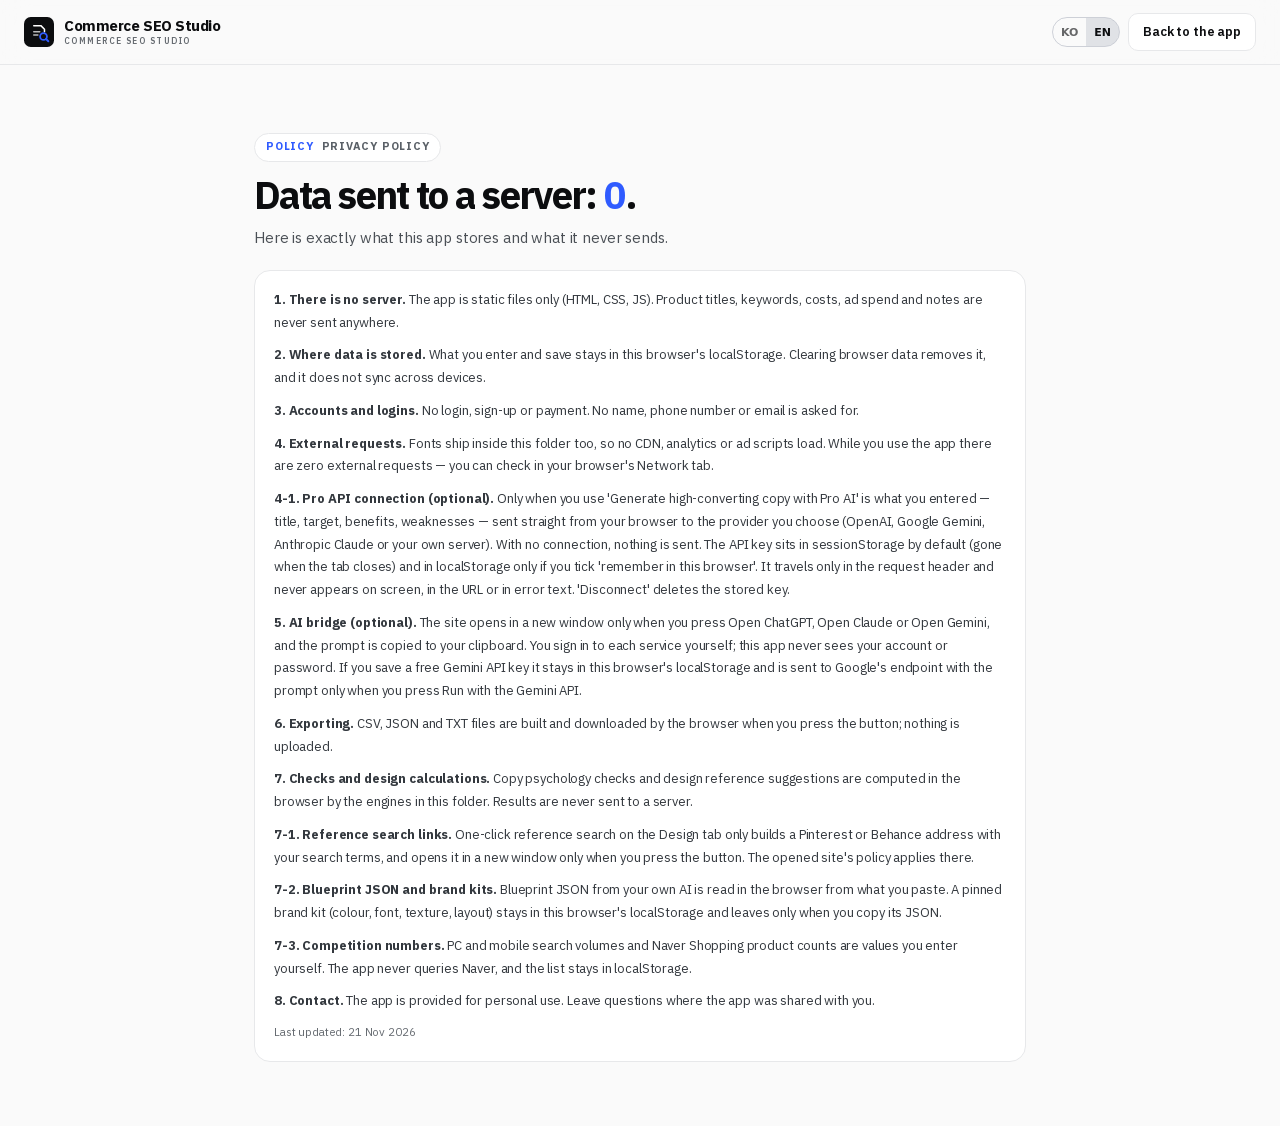
<file: privacy.html>
<!DOCTYPE html>
<html lang="ko" data-theme="light">
<head>
<meta charset="utf-8" />
<meta name="viewport" content="width=device-width, initial-scale=1" />
<script src="i18n-strings.js"></script>
<script src="engines/i18n.js"></script>
<title>개인정보 처리 방침 — 커머스 SEO 스튜디오</title>
<meta name="description" content="커머스 SEO 스튜디오는 서버 없이 브라우저에서만 동작하며, 입력한 상품 정보를 외부로 보내지 않습니다." />
<meta name="theme-color" content="#ffffff" />
<link rel="icon" href="favicon.svg" type="image/svg+xml" />
<link rel="stylesheet" href="styles.css" />
</head>
<body>
<header class="topbar">
  <div class="topbar-inner">
    <a class="brand" href="index.html">
      <span class="brand-mark" aria-hidden="true">
        <svg viewBox="0 0 40 40" width="30" height="30">
          <rect x="0" y="0" width="40" height="40" rx="9" fill="#0C0D0F" />
          <path d="M13 11.5h9.5l4.8 4.8v3.4" fill="none" stroke="#fff" stroke-width="2" stroke-linecap="round" stroke-linejoin="round" />
          <path d="M13 19.5h8M13 24h5.5" stroke="#fff" stroke-opacity=".72" stroke-width="2" stroke-linecap="round" />
          <circle cx="26" cy="26" r="4.6" fill="none" stroke="#2F5BFF" stroke-width="2.4" />
          <path d="M29.4 29.4l3 3" stroke="#2F5BFF" stroke-width="2.6" stroke-linecap="round" />
        </svg>
      </span>
      <span class="brand-text"><strong>커머스 SEO 스튜디오</strong><small>COMMERCE SEO STUDIO</small></span>
    </a>
    <div class="top-actions" style="margin-left:auto">
      <a class="btn btn-ghost" href="index.html">앱으로 돌아가기</a>
    </div>
  </div>
</header>
<main id="main" style="max-width:820px">
  <span class="eyebrow" style="margin-top:34px"><b>POLICY</b> 개인정보 처리 방침</span>
  <h1 style="font-size:38px;line-height:1.1;letter-spacing:-.045em;font-weight:800;margin:0 0 10px">서버로 보내는 값은 <em style="font-style:normal;color:var(--brand)">0건</em>입니다.</h1>
  <p class="sub" style="color:var(--lead);font-size:15px;margin-bottom:20px">이 앱이 무엇을 저장하고 무엇을 보내지 않는지 적어 두었습니다.</p>
  <div class="panel" style="display:flex;flex-direction:column;gap:10px;font-size:13px;line-height:1.75;color:var(--ink-2)">
    <p><strong>1. 서버가 없습니다.</strong> 이 앱은 정적 파일(HTML·CSS·JS)로만 동작합니다. 상품명, 키워드, 원가, 광고비, 메모를 어디로도 전송하지 않습니다.</p>
    <p><strong>2. 저장 위치.</strong> 입력한 내용과 저장함은 이 브라우저의 localStorage에만 남습니다. 브라우저 데이터를 지우면 함께 사라지며, 다른 기기와 동기화되지 않습니다.</p>
    <p><strong>3. 계정·로그인.</strong> 로그인, 회원가입, 결제 기능이 없습니다. 이름·전화번호·이메일을 요구하지 않습니다.</p>
    <p><strong>4. 외부 요청.</strong> 폰트 파일도 이 폴더 안에 있어 CDN·분석 도구·광고 스크립트를 불러오지 않습니다. 앱을 열고 쓰는 동안에는 외부 요청이 0건입니다. 브라우저 개발자 도구의 네트워크 탭에서 확인할 수 있습니다.</p>
    <p><strong>4-1. Pro API 연결(선택).</strong> 'Pro AI로 고전환 상세 카피 생성'을 쓸 때만, 상품명·타깃·장점·단점 등 입력한 내용이 사용자가 고른 제공자(OpenAI·Google Gemini·Anthropic Claude 또는 직접 입력한 자체 서버)로 브라우저에서 직접 전송됩니다. 연결하지 않으면 전송은 없습니다. API 키는 기본적으로 sessionStorage(탭을 닫으면 삭제)에만 두고, '이 브라우저에 기억'을 켰을 때만 localStorage에 남습니다. 키는 요청 헤더로만 나가며 화면·주소·오류 문구에 남기지 않습니다. '연결 해제'를 누르면 저장된 키가 지워집니다.</p>
    <p><strong>5. AI 브리지(선택).</strong> “ChatGPT 열기·Claude 열기·Gemini 열기” 버튼을 누를 때만 해당 사이트가 새 창으로 열리고, 프롬프트는 이 브라우저의 클립보드에 복사됩니다. 로그인은 각 서비스에서 사용자가 직접 하며, 이 앱은 계정·비밀번호를 보지 않습니다. 무료 Gemini API 키를 저장한 경우 키는 이 브라우저의 localStorage에만 남고, “Gemini API로 실행”을 누를 때만 Google 엔드포인트로 프롬프트와 함께 전송됩니다.</p>
    <p><strong>6. 내보내기.</strong> CSV·JSON·TXT 파일은 사용자가 버튼을 눌렀을 때 브라우저가 직접 만들어 내려받는 방식이며, 어디에도 업로드되지 않습니다.</p>
    <p><strong>7. 진단·디자인 계산.</strong> 카피 심리학 진단과 디자인 레퍼런스 추천은 이 폴더의 엔진(engines/)이 브라우저 안에서 계산합니다. 계산 결과를 서버로 보내지 않습니다.</p>
    <p><strong>7-1. 레퍼런스 검색 링크.</strong> 디자인 탭의 “레퍼런스 1클릭 검색”은 검색어를 담은 핀터레스트·비핸스 주소를 만들기만 하고, 버튼을 누를 때만 새 창으로 엽니다. 열린 사이트에는 그 사이트의 정책이 적용됩니다.</p>
    <p><strong>7-2. 사진 해부 JSON·브랜드 키트.</strong> 구독 중인 AI에서 받은 블루프린트 JSON은 사용자가 붙여넣은 내용만 브라우저에서 해석합니다. 고정한 브랜드 키트(색·폰트·질감·구도)는 이 브라우저의 localStorage에만 저장되며, JSON 복사로만 밖으로 나갑니다.</p>
    <p><strong>7-3. 경쟁강도 숫자.</strong> PC·모바일 검색수와 네이버 쇼핑 등록 상품수는 사용자가 직접 입력한 값입니다. 이 앱이 네이버에 조회를 보내지 않으며, 계산 목록은 localStorage에만 남습니다.</p>
    <p><strong>8. 문의.</strong> 이 앱은 개인 사용 목적으로 제공됩니다. 문의는 앱을 전달한 채널로 남겨 주세요.</p>
    <p class="muted" style="font-size:11.5px;color:var(--ink-4)">최종 수정: 2026-11-21</p>
  </div>
</main>
</body>
</html>
</file>
<file: styles.css>
/* ============================================================
   커머스 SEO 스튜디오 · styles.css
   떡상 레이더·블로그 SEO 스튜디오와 같은 패밀리 룩.
   라이트 우선, [data-theme="dark"]로 전환. 빌드 없음.
   ============================================================ */

@font-face {
  font-family: 'PlexKR';
  src: url('assets/fonts/plexkr-Regular.woff2') format('woff2');
  font-weight: 400; font-style: normal; font-display: swap;
}
@font-face {
  font-family: 'PlexKR';
  src: url('assets/fonts/plexkr-SemiBold.woff2') format('woff2');
  font-weight: 500 600; font-style: normal; font-display: swap;
}
@font-face {
  font-family: 'PlexKR';
  src: url('assets/fonts/plexkr-Bold.woff2') format('woff2');
  font-weight: 700 900; font-style: normal; font-display: swap;
}

:root {
  --font: 'PlexKR', -apple-system, BlinkMacSystemFont, 'Segoe UI', 'Apple SD Gothic Neo', 'Malgun Gothic', sans-serif;
  --mono: ui-monospace, SFMono-Regular, Menlo, Consolas, monospace;
  /* A안 · Crisp Bento: 순백 카드 · 1px 라인 · 코발트 단일 액센트 */
  --bg: #fafafa;
  --bg-grad: none;
  --surface: #ffffff;
  --surface-2: #f5f6f7;
  --surface-3: #eff1f3;
  --line: #e7e8ea;
  --line-strong: #d7d9dd;
  --ink: #0c0d0f;
  --ink-2: #33383e;
  --ink-3: #5a6067;
  --ink-4: #666b71;
  --lead: #4a4f55;
  --brand: #2f5bff;
  --brand-2: #5b7bff;
  --brand-soft: #eef2ff;
  --accent: #2445c9;
  --accent-soft: #e7ecff;
  --amber: #a8500a;
  --amber-soft: #fdf3e3;
  --danger: #b42318;
  --danger-soft: #fdeeec;
  --info: #2f5bff;
  --ok: #0b7a55;
  --ok-soft: #e9f9f1;
  --shadow-1: 0 1px 2px rgba(12, 13, 15, .04);
  --shadow-2: 0 12px 28px -20px rgba(12, 13, 15, .35);
  --shadow-3: 0 24px 60px -28px rgba(12, 13, 15, .38), 0 2px 6px rgba(12, 13, 15, .06);
  --r-sm: 10px;
  --r-md: 12px;
  --r-lg: 16px;
  --r-xl: 20px;
  --maxw: 1320px;
  --topbar-h: 64px;
}

[data-theme="dark"] {
  --bg: #0a0b0d;
  --bg-grad: none;
  --surface: #121316;
  --surface-2: #17181c;
  --surface-3: #1d1f24;
  --line: #26282d;
  --line-strong: #34373e;
  --ink: #f4f5f7;
  --ink-2: #c9cdd3;
  --ink-3: #a0a6ae;
  --ink-4: #8b9199;
  --lead: #c2c7ce;
  --brand: #7d97ff;
  --brand-2: #9cb0ff;
  --brand-soft: rgba(125, 151, 255, .14);
  --accent: #a9baff;
  --accent-soft: rgba(125, 151, 255, .18);
  --amber: #f3b45f;
  --amber-soft: rgba(243, 180, 95, .14);
  --danger: #ff8f85;
  --danger-soft: rgba(255, 143, 133, .14);
  --info: #7d97ff;
  --ok: #6ee7b7;
  --ok-soft: rgba(110, 231, 183, .14);
  --shadow-1: 0 1px 2px rgba(0, 0, 0, .5);
  --shadow-2: 0 16px 40px -24px rgba(0, 0, 0, .9);
  --shadow-3: 0 32px 80px -32px #000;
}

* { box-sizing: border-box; }
[hidden] { display: none !important; }
html { -webkit-text-size-adjust: 100%; }
body {
  margin: 0;
  font-family: var(--font);
  background: var(--bg);
  background-image: var(--bg-grad);
  color: var(--ink);
  font-size: 14px;
  line-height: 1.5;
  -webkit-font-smoothing: antialiased;
  text-rendering: optimizeLegibility;
  letter-spacing: -.01em;
}
h1, h2, h3, h4 { margin: 0; font-weight: 700; letter-spacing: -.02em; }
p { margin: 0; }
a { color: inherit; text-decoration: none; }
button, input, textarea, select { font-family: inherit; }
::selection { background: rgba(47, 91, 255, .18); }

.sr-only {
  position: absolute; width: 1px; height: 1px; padding: 0; margin: -1px;
  overflow: hidden; clip: rect(0 0 0 0); white-space: nowrap; border: 0;
}
.skip-link {
  position: fixed; left: 12px; top: -60px; z-index: 200;
  background: var(--ink); color: var(--surface); padding: 10px 14px; border-radius: 10px;
  transition: top .15s ease;
}
.skip-link:focus { top: 12px; }
:focus-visible { outline: 2px solid var(--brand); outline-offset: 2px; border-radius: 6px; }
.muted { color: var(--ink-3); }

/* ── top bar ─────────────────────────────────────── */
.topbar {
  position: sticky; top: 0; z-index: 40;
  background: color-mix(in srgb, var(--bg) 86%, transparent);
  backdrop-filter: saturate(140%) blur(14px);
  -webkit-backdrop-filter: saturate(140%) blur(14px);
  border-bottom: 1px solid var(--line);
}
.topbar-inner {
  max-width: var(--maxw); margin: 0 auto; padding: 0 24px;
  display: flex; align-items: center; gap: 26px; height: var(--topbar-h); min-height: var(--topbar-h);
}
.brand { display: flex; align-items: center; gap: 10px; flex: none; }
.brand-mark { display: flex; }
.brand-mark svg { width: 30px; height: 30px; display: block; }
.brand-text { display: flex; flex-direction: column; line-height: 1.1; }
.brand-text strong { font-size: 15px; font-weight: 800; letter-spacing: -.03em; }
.brand-text small { font-size: 8.5px; letter-spacing: .17em; color: var(--ink-4); font-weight: 600; margin-top: 3px; }

.tabs {
  display: flex; gap: 2px; flex: 1 1 auto; min-width: 0; overflow-x: auto; scrollbar-width: none;
  mask-image: linear-gradient(90deg, #000 0, #000 96%, transparent 100%);
  -webkit-mask-image: linear-gradient(90deg, #000 0, #000 96%, transparent 100%);
}
.tabs::-webkit-scrollbar { display: none; }
.tab {
  position: relative; border: 0; background: transparent; color: var(--ink-2);
  font-size: 13.5px; font-weight: 600; padding: 7px 11px; border-radius: 9px;
  cursor: pointer; white-space: nowrap; display: inline-flex; align-items: center; gap: 6px;
  transition: color .15s, background .15s;
}
.tab:hover { color: var(--ink); background: var(--surface-2); }
.tab.is-active { color: #fff; background: var(--ink); font-weight: 700; box-shadow: none; }
.tab.is-active:hover { color: #fff; background: var(--ink); }
.tab-count {
  background: var(--brand); color: #fff; border-radius: 999px;
  font-size: 10px; font-weight: 700; padding: 1px 6px; min-width: 18px; text-align: center;
}
.tab.is-active .tab-count { background: var(--brand); }

.top-actions { display: flex; align-items: center; gap: 8px; flex: none; }
.icon-btn {
  width: 36px; height: 36px; display: grid; place-items: center; flex: none;
  border: 1px solid var(--line); border-radius: 10px; background: var(--surface);
  color: var(--ink-2); cursor: pointer; transition: background .15s, color .15s, border-color .15s;
}
.icon-btn:hover { background: var(--surface-2); color: var(--ink); border-color: var(--line-strong); }
[data-theme="light"] .ico-moon { display: none; }
[data-theme="dark"] .ico-sun { display: none; }

.btn {
  display: inline-flex; align-items: center; gap: 6px; justify-content: center;
  border: 1px solid transparent; background: var(--surface-3); color: var(--ink);
  height: 38px; padding: 0 14px; border-radius: 10px; font-size: 13px; font-weight: 600;
  cursor: pointer; white-space: nowrap; transition: background .15s, border-color .15s, transform .12s;
}
.btn:hover { background: var(--line); }
.btn:active { transform: translateY(1px); }
.btn-primary {
  background: var(--brand);
  color: #fff; border-color: var(--brand); box-shadow: none;
}
.btn-primary:hover { background: var(--accent); border-color: var(--accent); }
.btn-ghost { background: var(--surface); border-color: var(--line); color: var(--ink); }
.btn-ghost:hover { background: var(--surface-2); border-color: var(--line-strong); }
.btn.danger { color: var(--danger); }
.btn-sm { height: 32px; padding: 0 11px; font-size: 12px; border-radius: 9px; }

/* ── product bar ─────────────────────────────────── */
.productbar {
  position: sticky; top: var(--topbar-h); z-index: 30;
  background: color-mix(in srgb, var(--surface) 92%, transparent);
  backdrop-filter: blur(12px); -webkit-backdrop-filter: blur(12px);
  border-bottom: 1px solid var(--line);
}
.productbar-inner {
  max-width: var(--maxw); margin: 0 auto; padding: 10px 24px;
  display: flex; align-items: flex-end; gap: 10px; flex-wrap: wrap;
}
.seg { display: inline-flex; background: var(--surface-3); padding: 3px; border-radius: 10px; gap: 2px; flex: none; height: 36px; align-items: center; }
.seg button {
  border: 0; background: transparent; border-radius: 8px; padding: 6px 11px;
  font-size: 12px; font-weight: 700; color: var(--ink-3); cursor: pointer; white-space: nowrap;
}
.seg button.is-on { background: var(--surface); color: var(--ink); box-shadow: 0 1px 2px rgba(12, 13, 15, .06); }

.pb-field { display: flex; flex-direction: column; gap: 4px; min-width: 0; }
.pb-field > span { font-size: 10.5px; font-weight: 700; color: var(--ink-4); letter-spacing: .01em; }
.pb-field input {
  height: 38px; border: 1px solid var(--line); border-radius: 10px;
  background: var(--surface); color: var(--ink); font-size: 13px; padding: 0 11px; min-width: 0;
}
.pb-field input:focus { outline: none; border-color: var(--brand); box-shadow: 0 0 0 3px var(--brand-soft); }
.pb-name { flex: 1 1 340px; }
.pb-kw { flex: 0 1 250px; }
.pb-name input, .pb-kw input { width: 100%; }

.score-chip {
  display: inline-flex; align-items: baseline; gap: 2px; flex: none;
  height: 38px; padding: 0 12px; border-radius: 10px; cursor: pointer;
  border: 1px solid var(--line); background: var(--surface);
  color: var(--ink); font-variant-numeric: tabular-nums;
}
.score-chip b { font-size: 17px; letter-spacing: -.03em; font-weight: 800; }
.score-chip span { font-size: 10.5px; color: var(--ink-4); font-weight: 600; }
.score-chip em { font-style: normal; font-size: 10.5px; font-weight: 800; margin-left: 6px; padding: 2px 6px; border-radius: 999px; background: var(--surface-3); color: var(--ink-3); }
.score-chip.g-s { border-color: #c9eddf; background: var(--ok-soft); }
.score-chip.g-s b, .score-chip.g-s em { color: var(--ok); }
.score-chip.g-a { border-color: #dde4ff; background: var(--brand-soft); }
.score-chip.g-a b, .score-chip.g-a em { color: var(--brand); }
.score-chip.g-b { border-color: #f3e2c4; background: var(--amber-soft); }
.score-chip.g-b b, .score-chip.g-b em { color: var(--amber); }
.score-chip.g-c { border-color: #f6d5d2; background: var(--danger-soft); }
.score-chip.g-c b, .score-chip.g-c em { color: var(--danger); }

/* ── layout · hero ───────────────────────────────── */
main { max-width: var(--maxw); margin: 0 auto; padding: 34px 24px 64px; }
.view-head {
  display: flex; align-items: flex-end; justify-content: space-between; gap: 24px;
  margin-bottom: 22px; flex-wrap: wrap;
}
.view-title { min-width: 0; }
.eyebrow {
  display: inline-flex; align-items: center; gap: 8px; margin-bottom: 14px;
  font-size: 11px; font-weight: 700; letter-spacing: .07em; text-transform: uppercase;
  color: var(--ink-3); background: var(--surface); border: 1px solid var(--line);
  padding: 5px 11px; border-radius: 999px;
}
.eyebrow b { color: var(--brand); font-weight: 800; }
.view-title h1 {
  font-size: 42px; line-height: 1.06; letter-spacing: -.045em; font-weight: 800;
  max-width: 900px;
}
.view-title h1 em { font-style: normal; color: var(--brand); }
.view-title .sub { color: var(--lead); font-size: 15.5px; line-height: 1.62; margin-top: 12px; max-width: 720px; }
.view-actions { display: flex; gap: 7px; flex-wrap: wrap; align-items: center; }

/* 벤토 통계 스트립 */
.bento-stats {
  display: grid; grid-template-columns: 1.25fr 1fr 1fr 1fr; gap: 12px; margin-bottom: 22px;
}
.stat {
  background: var(--surface); border: 1px solid var(--line); border-radius: var(--r-lg);
  padding: 16px 18px; min-width: 0; display: flex; flex-direction: column; justify-content: space-between; gap: 8px;
}
.stat p { margin: 0; font-size: 12px; font-weight: 600; color: var(--ink-4); }
.stat b {
  display: block; font-size: 28px; line-height: 1.1; letter-spacing: -.04em; font-weight: 800;
  font-variant-numeric: tabular-nums;
}
.stat b small { font-size: 13px; font-weight: 700; color: var(--ink-4); margin-left: 3px; letter-spacing: -.01em; }
.stat .delta { font-size: 11.5px; font-weight: 700; color: var(--ink-3); }
.stat.ink { background: var(--ink); border-color: var(--ink); }
.stat.ink p { color: #b9bec6; }
.stat.ink b { color: #fff; }
.stat.ink b small { color: #b9bec6; }
.stat.ink .delta { color: #fff; }
[data-theme="dark"] .stat.ink { background: var(--surface-3); border-color: var(--line-strong); }
[data-theme="dark"] .stat.ink p, [data-theme="dark"] .stat.ink b small { color: var(--ink-3); }

.panel {
  background: var(--surface); border: 1px solid var(--line); border-radius: var(--r-lg);
  padding: 18px 19px; box-shadow: none; min-width: 0;
  transition: border-color .15s, box-shadow .15s;
}
.panel:hover { border-color: var(--line-strong); box-shadow: var(--shadow-2); }
.panel-head { display: flex; align-items: baseline; justify-content: space-between; gap: 10px; margin-bottom: 13px; }
.panel-head h2 { font-size: 15px; font-weight: 800; letter-spacing: -.025em; }
.panel-head .muted { font-size: 11.5px; text-align: right; }
.foot-note { font-size: 11px; color: var(--ink-4); line-height: 1.6; margin-top: 10px; }

.score-grid { display: grid; grid-template-columns: minmax(0, 1.05fr) minmax(0, 1fr); gap: 12px; align-items: start; }
.score-grid .col { min-width: 0; display: flex; flex-direction: column; gap: 12px; }

/* ── score ──────────────────────────────────────── */
.score-head { display: flex; align-items: center; gap: 14px; flex-wrap: wrap; }
.ring {
  --p: 0; --ring: var(--brand);
  width: 104px; height: 104px; border-radius: 50%; flex: none;
  background: conic-gradient(var(--ring) calc(var(--p) * 1%), var(--surface-3) 0);
  display: grid; place-items: center; position: relative;
}
.ring::after {
  content: ""; position: absolute; inset: 8px; border-radius: 50%; background: var(--surface);
  box-shadow: inset 0 0 0 1px var(--line);
}
.ring-in { position: relative; z-index: 1; display: flex; flex-direction: column; align-items: center; line-height: 1; }
.ring-in b { font-size: 30px; letter-spacing: -.04em; font-variant-numeric: tabular-nums; }
.ring-in span { font-size: 10px; color: var(--ink-4); margin-top: 3px; font-weight: 600; }
.score-meta { display: flex; flex-direction: column; align-items: flex-start; gap: 5px; min-width: 0; }
.score-meta strong { font-size: 14px; letter-spacing: -.02em; }
.score-meta .muted { font-size: 11px; line-height: 1.4; }

.badge {
  display: inline-flex; align-items: center; justify-content: center;
  min-width: 24px; height: 24px; padding: 0 8px; border-radius: 7px;
  font-size: 12px; font-weight: 800; color: #fff; background: var(--ink-4);
}
.badge.grade.s { background: var(--ok); color: #fff; }
.badge.grade.a { background: var(--brand); color: #fff; }
.badge.grade.b { background: var(--amber); color: #fff; }
.badge.grade.c { background: var(--danger); color: #fff; }
.badge.grade.d { background: var(--ink-4); color: #fff; }

.counters { display: flex; flex-wrap: wrap; gap: 6px; margin-top: 13px; }
.counters span {
  font-size: 11px; color: var(--ink-3); background: var(--surface-2); border: 1px solid var(--line);
  border-radius: 7px; padding: 3px 8px;
}
.counters span b { color: var(--ink); font-variant-numeric: tabular-nums; }
.counters span.warn { color: var(--amber); border-color: #f3e2c4; background: var(--amber-soft); }
.counters span.bad { color: var(--danger); border-color: #f6d5d2; background: var(--danger-soft); }
.counters span.ok { color: var(--ok); border-color: #c9eddf; background: var(--ok-soft); }

.parts { display: flex; flex-direction: column; gap: 8px; margin-top: 15px; }
.part { display: grid; grid-template-columns: 78px 1fr 66px; gap: 8px; align-items: center; }
.part .p-label { font-size: 11.5px; font-weight: 700; color: var(--ink-2); }
.part .p-track { height: 7px; background: var(--surface-3); border-radius: 99px; overflow: hidden; }
.part .p-track i { display: block; height: 100%; border-radius: 99px; background: var(--brand); }
.part .p-track i.low { background: var(--amber); }
.part .p-track i.bad { background: var(--danger); }
.part .p-val { font-size: 11px; font-weight: 700; text-align: right; color: var(--ink-2); font-variant-numeric: tabular-nums; }
.part .p-val span { color: var(--ink-4); font-weight: 500; }

.issues-panel { max-height: 430px; overflow: auto; }
.issue-list { display: flex; flex-direction: column; gap: 7px; }
.issue { border-left: 3px solid var(--line-strong); padding: 7px 9px; border-radius: 0 8px 8px 0; background: var(--surface-2); }
.issue.danger { border-left-color: var(--danger); background: var(--danger-soft); }
.issue.warn { border-left-color: var(--amber); background: var(--amber-soft); }
.issue.good { border-left-color: var(--ok); background: var(--ok-soft); }
.issue strong { display: block; font-size: 12px; letter-spacing: -.01em; }
.issue .i-detail { font-size: 11px; color: var(--ink-3); margin-top: 2px; line-height: 1.45; }
.issue .i-fix { font-size: 11px; color: var(--ink-2); margin-top: 3px; }
.issue .i-fix::before { content: "→ "; color: var(--brand); font-weight: 800; }

.name-preview {
  background: var(--surface-2); border: 1px solid var(--line); border-radius: 11px;
  padding: 12px 13px; font-size: 14.5px; line-height: 1.85; color: var(--ink-2);
  word-break: keep-all; overflow-wrap: anywhere; min-height: 52px;
}
.name-preview mark { padding: 0 1px; border-radius: 3px; color: inherit; background: transparent; }
.name-preview mark.claim { background: rgba(217, 45, 32, .16); box-shadow: inset 0 -2px 0 rgba(217, 45, 32, .55); }
.name-preview mark.policy { background: rgba(217, 119, 6, .18); box-shadow: inset 0 -2px 0 rgba(217, 119, 6, .5); }
.name-preview mark.symbol { background: rgba(217, 119, 6, .2); }
.name-preview mark.dup { background: rgba(47, 91, 255, .14); box-shadow: inset 0 -2px 0 rgba(47, 91, 255, .5); }
.preview-legend { display: flex; flex-wrap: wrap; gap: 10px; margin-top: 8px; font-size: 10.5px; color: var(--ink-4); font-weight: 600; }
.preview-legend span { display: inline-flex; align-items: center; gap: 5px; }
.lg { width: 9px; height: 9px; border-radius: 3px; display: inline-block; }
.lg.claim { background: rgba(217, 45, 32, .5); }
.lg.policy { background: rgba(217, 119, 6, .55); }
.lg.symbol { background: rgba(217, 119, 6, .3); }
.lg.dup { background: rgba(47, 91, 255, .55); }

.kw-check { display: flex; flex-wrap: wrap; gap: 6px; margin-top: 11px; }
.kw-pill {
  display: inline-flex; align-items: center; gap: 5px; font-size: 11px; font-weight: 700;
  border: 1px solid var(--line); background: var(--surface-2); color: var(--ink-3);
  border-radius: 999px; padding: 3px 9px;
}
.kw-pill.on { border-color: rgba(21, 128, 61, .32); background: var(--ok-soft); color: var(--ok); }
.kw-pill.off { border-color: rgba(217, 45, 32, .25); background: var(--danger-soft); color: var(--danger); }
.kw-pill b { font-weight: 800; }

.suggest-list { display: flex; flex-direction: column; gap: 8px; }
.suggest {
  border: 1px solid var(--line); border-radius: 11px; padding: 10px 11px;
  background: var(--surface-2); display: flex; flex-direction: column; gap: 6px;
}
.suggest-top { display: flex; align-items: center; gap: 7px; flex-wrap: wrap; }
.suggest-top .s-label { font-size: 11px; font-weight: 800; color: var(--brand); background: var(--brand-soft); border-radius: 6px; padding: 2px 7px; }
.suggest-top .s-score { font-size: 11px; font-weight: 800; color: var(--ink-2); font-variant-numeric: tabular-nums; }
.suggest-top .s-score i { font-style: normal; color: var(--ink-4); font-weight: 600; }
.suggest-text { font-size: 12.5px; color: var(--ink); line-height: 1.5; word-break: keep-all; overflow-wrap: anywhere; }
.suggest-actions { display: flex; gap: 6px; align-items: center; }
.suggest-actions .btn { height: 27px; padding: 0 9px; font-size: 11px; border-radius: 7px; }
.suggest-reason { font-size: 10.5px; color: var(--ink-4); }

.rule-list { margin: 0; padding-left: 16px; display: flex; flex-direction: column; gap: 5px; font-size: 11.8px; color: var(--ink-2); line-height: 1.5; }
.rule-list li::marker { color: var(--brand); }

/* ── copy tab ───────────────────────────────────── */
.copy-grid { display: grid; grid-template-columns: 324px minmax(0, 1fr); gap: 14px; align-items: start; }
.copy-form { position: sticky; top: calc(var(--topbar-h) + 74px); }
.current-product {
  font-size: 11.5px; color: var(--ink-2); background: var(--surface-2); border: 1px dashed var(--line-strong);
  border-radius: 9px; padding: 7px 9px; margin-bottom: 11px; word-break: keep-all; overflow-wrap: anywhere;
}
.field { display: flex; flex-direction: column; gap: 5px; margin-bottom: 10px; min-width: 0; }
.field label { font-size: 11px; font-weight: 700; color: var(--ink-3); }
.field-hint { font-weight: 500; color: var(--ink-4); }
.field input, .field textarea, .field select {
  height: 37px; border: 1px solid var(--line); border-radius: 9px; background: var(--surface-2);
  color: var(--ink); font-size: 12.5px; padding: 0 10px; width: 100%; min-width: 0;
}
.field input:focus, .field textarea:focus { outline: none; border-color: color-mix(in srgb, var(--brand) 50%, var(--line)); box-shadow: 0 0 0 3px var(--brand-soft); background: var(--surface); }
.field-row { display: flex; gap: 8px; }
.field-row > .field { flex: 1; }
.copy-form-actions { display: flex; gap: 6px; margin-top: 12px; flex-wrap: wrap; }
.copy-form-actions .btn { flex: 1 1 auto; height: 34px; font-size: 12px; }

.copy-out { min-width: 0; display: flex; flex-direction: column; gap: 12px; }
.headline-list { display: flex; flex-direction: column; gap: 7px; }
.headline {
  display: flex; align-items: flex-start; gap: 9px; border: 1px solid var(--line);
  border-radius: 10px; padding: 9px 10px; background: var(--surface-2);
}
.headline .h-no {
  flex: none; width: 20px; height: 20px; border-radius: 6px; display: grid; place-items: center;
  background: var(--brand-soft); color: var(--brand); font-size: 10.5px; font-weight: 800;
}
.headline .h-main { flex: 1; min-width: 0; }
.headline .h-type { font-size: 10px; font-weight: 700; color: var(--ink-4); }
.headline .h-text { font-size: 12.8px; color: var(--ink); line-height: 1.45; word-break: keep-all; overflow-wrap: anywhere; }
.headline .h-copy { flex: none; }
.headline .h-copy.btn { height: 26px; padding: 0 8px; font-size: 10.5px; border-radius: 7px; }

.section-list { display: flex; flex-direction: column; gap: 9px; }
.section {
  border: 1px solid var(--line); border-radius: 11px; background: var(--surface-2); overflow: hidden;
}
.section-head {
  display: flex; align-items: center; gap: 8px; padding: 9px 11px; cursor: pointer;
  background: var(--surface-3); border: 0; width: 100%; text-align: left; color: var(--ink);
}
.section-head:hover { filter: brightness(.98); }
.section-head .sc-no {
  flex: none; width: 21px; height: 21px; border-radius: 7px; display: grid; place-items: center;
  background: var(--surface); color: var(--brand); font-size: 11px; font-weight: 800; box-shadow: var(--shadow-1);
}
.section-head .sc-title { font-size: 12.8px; font-weight: 700; }
.section-head .sc-goal { font-size: 10.5px; color: var(--ink-4); margin-left: auto; text-align: right; }
.section-head .sc-chev { flex: none; color: var(--ink-4); font-size: 11px; transition: transform .15s; }
.section.is-open .sc-chev { transform: rotate(180deg); }
.section-body { padding: 0 11px 11px; }
.section.is-open .section-body { padding-top: 10px; }
.section-copy {
  margin: 0; font-family: var(--font); font-size: 12px; line-height: 1.72; color: var(--ink-2);
  white-space: pre-wrap; word-break: keep-all; overflow-wrap: anywhere;
  background: var(--surface); border: 1px solid var(--line); border-radius: 9px; padding: 10px 11px;
}
.section-actions { display: flex; gap: 6px; margin-top: 7px; }
.section-actions .btn { height: 27px; padding: 0 9px; font-size: 11px; border-radius: 7px; }

.faq-list { display: flex; flex-direction: column; gap: 8px; }
.faq { border: 1px solid var(--line); border-radius: 10px; padding: 9px 11px; background: var(--surface-2); }
.faq .faq-q { font-size: 12.3px; font-weight: 700; display: flex; gap: 6px; }
.faq .faq-q b { color: var(--brand); }
.faq .faq-a { font-size: 11.8px; color: var(--ink-3); line-height: 1.6; margin-top: 4px; padding-left: 16px; word-break: keep-all; }
.faq .faq-copy { margin-top: 6px; display: flex; justify-content: flex-end; }
.faq .faq-copy.btn { height: 25px; padding: 0 8px; font-size: 10.5px; border-radius: 7px; }

/* ── margin tab ─────────────────────────────────── */
.margin-grid { display: grid; grid-template-columns: 316px minmax(0, 1fr); gap: 14px; align-items: start; }
.margin-form { position: sticky; top: calc(var(--topbar-h) + 74px); }
.chip-row { display: flex; flex-wrap: wrap; gap: 5px; }
.chip {
  border: 1px solid var(--line); background: var(--surface); color: var(--ink-3);
  border-radius: 999px; padding: 3px 9px; font-size: 11px; font-weight: 700; cursor: pointer;
}
.chip:hover { background: var(--surface-3); color: var(--ink); }
.chip.is-on { background: var(--ink); color: var(--bg); border-color: var(--ink); }
.chip .chip-n { color: inherit; opacity: .65; font-weight: 600; }

.margin-out { min-width: 0; display: flex; flex-direction: column; gap: 12px; }
.verdict {
  display: flex; align-items: center; justify-content: space-between; gap: 14px;
  border: 1px solid var(--line); border-radius: var(--r-lg); padding: 15px 17px;
  background: var(--surface); box-shadow: var(--shadow-1); flex-wrap: wrap;
}
.verdict-label { font-size: 10.5px; font-weight: 700; color: var(--ink-4); letter-spacing: .04em; }
.verdict strong { display: block; font-size: 18px; letter-spacing: -.02em; margin-top: 2px; }
.verdict p { font-size: 11.5px; color: var(--ink-3); margin-top: 3px; }
.verdict-net { text-align: right; flex: none; }
.verdict-net span { display: block; font-size: 10.5px; color: var(--ink-4); font-weight: 700; }
.verdict-net b { font-size: 26px; letter-spacing: -.03em; font-variant-numeric: tabular-nums; }
.verdict.profit { border-color: #c9eddf; background: var(--surface); }
.verdict.profit .verdict-net b { color: var(--ok); }
.verdict.loss { border-color: #f6d5d2; background: var(--surface); }
.verdict.loss .verdict-net b { color: var(--danger); }
.verdict.break .verdict-net b { color: var(--amber); }

.metric-grid { display: grid; grid-template-columns: repeat(4, minmax(0, 1fr)); gap: 10px; }
.metric {
  background: var(--surface); border: 1px solid var(--line); border-radius: var(--r-md);
  padding: 12px 13px; box-shadow: var(--shadow-1); min-width: 0;
}
.metric span { display: block; font-size: 10.5px; color: var(--ink-4); font-weight: 700; }
.metric b { display: block; font-size: 19px; letter-spacing: -.03em; margin-top: 3px; font-variant-numeric: tabular-nums; white-space: nowrap; }
.metric em { display: block; font-style: normal; font-size: 10.5px; color: var(--ink-3); margin-top: 3px; }
.metric.hot b { color: var(--brand); }

.roas-gauge { display: flex; flex-direction: column; gap: 7px; }
.roas-legend { display: flex; align-items: center; justify-content: space-between; font-size: 11px; color: var(--ink-3); font-weight: 600; }
.roas-legend b { font-size: 13px; color: var(--ink); font-variant-numeric: tabular-nums; }
.roas-track {
  position: relative; height: 12px; border-radius: 99px; background: var(--surface-3); overflow: visible;
}
.roas-track i {
  display: block; height: 100%; width: 0; border-radius: 99px;
  background: var(--brand); transition: width .2s ease;
}
.roas-track i.bad { background: var(--danger); }
.roas-mark {
  position: absolute; top: -4px; width: 2px; height: 20px; background: var(--ink);
  border-radius: 2px; transform: translateX(-1px);
}
.roas-mark::after {
  content: "BEP"; position: absolute; top: -14px; left: 50%; transform: translateX(-50%);
  font-size: 9px; font-weight: 800; color: var(--ink-2); letter-spacing: .02em;
}
.roas-note { font-size: 11.3px; color: var(--ink-3); margin-top: 10px; line-height: 1.55; }

.table-scroll { overflow-x: auto; }
.sim-table { width: 100%; border-collapse: collapse; font-size: 11.8px; }
.sim-table th {
  text-align: right; font-size: 10.5px; color: var(--ink-4); font-weight: 700;
  padding: 5px 8px; border-bottom: 1px solid var(--line);
}
.sim-table th:first-child, .sim-table td:first-child { text-align: left; }
.sim-table td { padding: 7px 8px; border-bottom: 1px dashed var(--line); text-align: right; font-variant-numeric: tabular-nums; }
.sim-table tr:last-child td { border-bottom: 0; }
.sim-table tr.is-base td { background: var(--brand-soft); font-weight: 700; }
.sim-table td.neg { color: var(--danger); }
.sim-table td.pos { color: var(--ok); }
.sim-delta { font-size: 10px; color: var(--ink-4); margin-left: 5px; font-weight: 600; }

/* ── saved ──────────────────────────────────────── */
.toolbar { display: flex; align-items: center; gap: 10px; margin-bottom: 12px; flex-wrap: wrap; padding: 10px 12px; }
.toolbar .chip-row { flex: 1 1 auto; }
.sort { display: flex; align-items: center; gap: 6px; font-size: 11.5px; color: var(--ink-4); font-weight: 600; flex: none; }
.sort select {
  font-family: inherit; font-size: 12px; font-weight: 600; color: var(--ink);
  background: var(--surface); border: 1px solid var(--line); border-radius: 9px;
  height: 31px; padding: 0 8px; cursor: pointer;
}
.table-panel { padding: 6px 6px 0; }
.saved-table { width: 100%; min-width: 0; }
.saved-row {
  display: grid;
  grid-template-columns: minmax(0, 2.4fr) 96px 58px 104px 70px 88px 86px 78px;
  gap: 8px; align-items: center; padding: 10px 10px; border-bottom: 1px solid var(--line);
  font-size: 12px;
}
.saved-row:last-child { border-bottom: 0; }
.saved-row.saved-head { font-size: 10.5px; font-weight: 700; color: var(--ink-4); letter-spacing: .02em; background: var(--surface-2); border-radius: 10px; }
.saved-row .num { text-align: right; font-variant-numeric: tabular-nums; }
.saved-row .right { text-align: right; }
.s-main { min-width: 0; display: flex; flex-direction: column; gap: 2px; }
.s-name { font-weight: 700; font-size: 12.3px; white-space: nowrap; overflow: hidden; text-overflow: ellipsis; }
.s-sub { font-size: 10.5px; color: var(--ink-4); white-space: nowrap; overflow: hidden; text-overflow: ellipsis; }
.s-score { display: inline-flex; align-items: center; justify-content: flex-end; gap: 5px; font-weight: 800; }
.s-score .badge { min-width: 20px; height: 20px; font-size: 10.5px; border-radius: 6px; }
.s-actions { display: flex; gap: 4px; justify-content: flex-end; }
.s-actions .btn { height: 25px; padding: 0 7px; font-size: 10.5px; border-radius: 7px; }
.badge.status { color: var(--ink-2); background: var(--surface-3); font-size: 10.5px; height: 21px; min-width: 0; padding: 0 7px; border-radius: 6px; }
.badge.status.ready { background: var(--brand-soft); color: var(--brand); }
.badge.status.done { background: var(--ok-soft); color: var(--ok); }
.table-foot {
  display: flex; align-items: center; justify-content: space-between; gap: 10px; flex-wrap: wrap;
  padding: 9px 11px; border-top: 1px solid var(--line); font-size: 11px; color: var(--ink-3);
}
.empty { text-align: center; padding: 46px 20px; }
.empty p { margin-bottom: 4px; }
.empty .muted { margin-bottom: 14px; font-size: 12.5px; }

/* ── modal / toast ──────────────────────────────── */
.modal-root { position: fixed; inset: 0; z-index: 90; display: grid; place-items: center; padding: 20px; }
.modal-backdrop { position: absolute; inset: 0; background: rgba(7, 10, 18, .56); backdrop-filter: blur(4px); -webkit-backdrop-filter: blur(4px); }
.modal {
  position: relative; width: min(460px, 100%); max-height: 90vh; overflow: auto;
  background: var(--surface); border: 1px solid var(--line); border-radius: var(--r-xl);
  box-shadow: var(--shadow-3);
}
.modal-head { display: flex; align-items: center; gap: 10px; padding: 14px 17px; border-bottom: 1px solid var(--line); }
.modal-head h2 { font-size: 15px; }
.modal-close { margin-left: auto; width: 30px; height: 30px; border-radius: 8px; border: 1px solid var(--line); background: var(--surface-2); color: var(--ink-3); cursor: pointer; }
.modal-close:hover { background: var(--surface-3); color: var(--ink); }
.modal-body { padding: 16px 17px 18px; }
.modal-body .field textarea { height: 76px; padding: 8px 10px; line-height: 1.5; resize: vertical; }
.modal-actions { display: flex; gap: 7px; justify-content: flex-end; margin-top: 14px; }
.save-preview { font-size: 12px; color: var(--ink-2); background: var(--surface-2); border: 1px solid var(--line); border-radius: 9px; padding: 8px 10px; margin-bottom: 12px; word-break: keep-all; }
.save-meta { display: flex; gap: 6px; flex-wrap: wrap; font-size: 11px; color: var(--ink-3); margin-bottom: 12px; }
.save-meta b { color: var(--ink); }

.toast-root { position: fixed; z-index: 120; left: 50%; bottom: 24px; transform: translateX(-50%); display: flex; flex-direction: column; gap: 8px; align-items: center; pointer-events: none; width: max-content; max-width: 92vw; }
.toast {
  background: #101623; color: #fff; border-radius: 12px; padding: 10px 15px;
  font-size: 12.5px; font-weight: 600; box-shadow: 0 20px 50px -20px rgba(0, 0, 0, .7);
  max-width: min(92vw, 420px); text-align: center; border: 1px solid rgba(255, 255, 255, .1);
}
[data-theme="dark"] .toast { background: #fff; color: #0b0f18; }
.toast.warn { background: #b42318; color: #fff; }

/* footer */
.footer { border-top: 1px solid var(--line); margin-top: 16px; }
.footer-inner { max-width: var(--maxw); margin: 0 auto; padding: 20px 20px 32px; font-size: 11.5px; color: var(--ink-3); display: flex; flex-direction: column; gap: 4px; }
.footer-inner .muted { color: var(--ink-4); }
.footer-inner a { text-decoration: underline; text-underline-offset: 2px; }
.footer-inner a:hover { color: var(--brand); }

/* ── responsive ─────────────────────────────────── */
@media (max-width: 1240px) {
  .brand-text small { display: none; }
  .pb-name { flex: 1 1 260px; }
  .pb-kw { flex: 0 1 200px; }
  .metric-grid { grid-template-columns: repeat(2, minmax(0, 1fr)); }
}
@media (max-width: 1080px) {
  .topbar-inner { flex-wrap: wrap; row-gap: 6px; }
  .tabs { order: 3; flex-basis: 100%; padding-bottom: 2px; }
  .productbar { position: static; }
  .copy-form, .margin-form { position: static; }
  .score-grid { grid-template-columns: 1fr; }
  .copy-grid { grid-template-columns: 280px minmax(0, 1fr); }
  .margin-grid { grid-template-columns: 280px minmax(0, 1fr); }
  .saved-row { grid-template-columns: minmax(0, 2fr) 86px 54px 96px 60px 80px 76px 74px; gap: 6px; font-size: 11.5px; }
}
@media (max-width: 900px) {
  .copy-grid, .margin-grid { grid-template-columns: 1fr; }
  .saved-row.saved-head { display: none; }
  .saved-row { display: grid; grid-template-columns: minmax(0, 1fr) auto; gap: 6px 12px; padding: 11px 12px; border: 1px solid var(--line); border-radius: 12px; margin: 0 4px 8px; }
  .saved-row > span[data-label]::before { content: attr(data-label) " "; color: var(--ink-4); font-size: 10px; font-weight: 700; }
  .saved-row .s-main, .saved-row .s-actions { grid-column: 1 / -1; }
  .saved-row .s-actions { justify-content: flex-end; }
  .saved-row .num { text-align: left; }
  .saved-row .right { text-align: left; }
}
@media (max-width: 820px) {
  main { padding: 16px 14px 44px; }
  .topbar-inner { padding: 8px 14px; gap: 10px; }
  .productbar-inner { padding: 9px 14px; gap: 8px; }
  .view-title h1 { font-size: 21px; }
  .view-title .sub { font-size: 12.2px; }
}
@media (max-width: 620px) {
  .brand-text strong { font-size: 14.5px; }
  .brand-mark svg { width: 30px; height: 30px; }
  .brand { order: 1; }
  .top-actions { margin-left: auto; order: 2; }
  .tabs { order: 3; }
  .tab { padding: 7px 10px; font-size: 12.5px; }
  .productbar-inner { display: grid; grid-template-columns: 1fr auto; gap: 7px; }
  #platformSeg { grid-column: 1 / -1; justify-self: start; height: 34px; }
  .pb-name { grid-column: 1 / -1; flex: none; }
  .pb-kw { grid-column: 1 / 2; flex: none; }
  .score-chip { grid-column: 2 / 3; align-self: end; height: 38px; }
  .pb-field > span { font-size: 10px; }
  .score-chip b { font-size: 15px; }
  .score-chip em { display: none; }
  .view-head { align-items: flex-start; }
  .view-actions { width: 100%; }
  .view-actions .btn { flex: 1 1 auto; }
  .score-head { gap: 11px; }
  .ring { width: 88px; height: 88px; }
  .ring-in b { font-size: 25px; }
  .score-meta strong { font-size: 13px; }
  .score-meta .muted { font-size: 10.5px; }
  .part { grid-template-columns: 66px 1fr 58px; }
  .issues-panel { max-height: none; }
  .metric-grid { grid-template-columns: repeat(2, minmax(0, 1fr)); gap: 8px; }
  .metric { padding: 10px; }
  .metric b { font-size: 16px; }
  .verdict { padding: 13px 14px; }
  .verdict-net b { font-size: 22px; }
  .panel { padding: 13px 13px; border-radius: 15px; }
  .section-head { flex-wrap: wrap; row-gap: 2px; }
  .section-head .sc-goal { flex-basis: 100%; margin-left: 29px; text-align: left; }
  .sim-table { font-size: 10.8px; }
  .sim-table th, .sim-table td { padding: 6px 4px; }
  .sim-delta { display: none; }
  .toolbar { padding: 9px 10px; }
  .toolbar .sort span { display: none; }
}
@media (max-width: 380px) {
  .metric-grid { grid-template-columns: 1fr; }
  .pb-field input { font-size: 12.5px; }
}

@media (prefers-reduced-motion: reduce) {
  *, *::before, *::after { animation-duration: .001ms !important; transition-duration: .001ms !important; }
}
@media print {
  .topbar, .productbar, .view-actions, .footer, .copy-form, .margin-form, .toolbar { display: none; }
}

/* 시뮬레이션 표 행: 누르면 그 가격을 적용 */
.sim-table tr[data-action] { cursor: pointer; }
.sim-table tr[data-action]:hover td { background: var(--brand-soft); }
.saved-row .s-neg { color: var(--danger); }

/* ============================================================
   업그레이드: 카피 심리학 · 디자인 레퍼런스 · AI 브리지
   (앞의 기본 규칙 뒤에 붙는 확장 블록. 모바일 규칙은 이 블록 끝에 모아 둔다.)
   ============================================================ */
.engine-tag {
  display: inline-flex; align-items: center; height: 18px; padding: 0 6px; margin-left: 6px;
  border-radius: 6px; background: var(--brand-soft); color: var(--brand);
  font-size: 9.5px; font-weight: 800; letter-spacing: .02em; vertical-align: 2px;
}
[data-theme="dark"] .engine-tag { color: var(--brand-2); }
.studio-stack { display: flex; flex-direction: column; gap: 12px; margin-top: 14px; }

/* ── 카피 심리학 진단 ─────────────────────────────── */
.psych-top { display: flex; gap: 16px; align-items: center; flex-wrap: wrap; }
.psych-score {
  display: flex; align-items: baseline; gap: 4px; flex: none;
  background: var(--surface-2); border: 1px solid var(--line); border-radius: 13px; padding: 10px 14px;
}
.psych-score b { font-size: 30px; letter-spacing: -.04em; font-variant-numeric: tabular-nums; }
.psych-score span { font-size: 11px; color: var(--ink-4); font-weight: 700; }
.psych-score em { margin-left: 8px; font-style: normal; }
.psych-summary { min-width: 0; flex: 1; }
.psych-summary strong { display: block; font-size: 14px; letter-spacing: -.02em; }
.psych-summary .muted { font-size: 11.5px; line-height: 1.45; margin-top: 3px; }
.psych-actions { display: flex; flex-wrap: wrap; gap: 6px; margin-top: 9px; }
.psych-actions .btn { height: 29px; padding: 0 9px; font-size: 11px; border-radius: 8px; }

.trigger-grid { display: grid; grid-template-columns: repeat(4, minmax(0, 1fr)); gap: 8px; margin-top: 14px; }
.trigger {
  border: 1px solid var(--line); border-radius: 10px; padding: 8px 9px; background: var(--surface-2); min-width: 0;
}
.trigger-top { display: flex; align-items: baseline; justify-content: space-between; gap: 6px; }
.trigger .t-name { font-size: 11px; font-weight: 700; color: var(--ink-2); }
.trigger .t-score { font-size: 11.5px; font-weight: 800; font-variant-numeric: tabular-nums; color: var(--ink-3); }
.trigger .t-track { height: 5px; border-radius: 99px; background: var(--surface-3); overflow: hidden; margin-top: 6px; }
.trigger .t-track i { display: block; height: 100%; border-radius: 99px; background: var(--brand); }
.trigger.weak .t-track i { background: var(--danger); }
.trigger.ok .t-track i { background: var(--amber); }
.trigger.strong .t-track i { background: var(--ok); }
.trigger .t-hit { display: block; font-size: 9.5px; color: var(--ink-4); margin-top: 5px; white-space: nowrap; overflow: hidden; text-overflow: ellipsis; }

.psych-cols { display: grid; grid-template-columns: repeat(2, minmax(0, 1fr)); gap: 14px; margin-top: 14px; }
.psych-col h3 { font-size: 11.5px; color: var(--ink-3); margin-bottom: 7px; letter-spacing: .01em; }
.rec-list, .friction-list { display: flex; flex-direction: column; gap: 6px; }
.rec { border-left: 3px solid var(--brand); background: var(--surface-2); border-radius: 0 8px 8px 0; padding: 7px 9px; }
.rec strong { display: block; font-size: 11.8px; }
.rec .rec-meta { font-size: 10.5px; color: var(--ink-4); margin-top: 2px; font-variant-numeric: tabular-nums; }
.rec p { font-size: 11px; color: var(--ink-2); line-height: 1.5; margin-top: 3px; }
.friction-badge {
  display: inline-flex; align-items: center; justify-content: center; min-width: 20px; height: 18px;
  padding: 0 6px; border-radius: 99px; background: var(--danger-soft); color: var(--danger);
  font-size: 10px; font-weight: 800; font-style: normal;
}
.friction {
  border-left: 3px solid var(--line-strong); background: var(--surface-2); border-radius: 0 8px 8px 0; padding: 6px 9px;
}
.friction.fixable { border-left-color: var(--ok); }
.friction .f-phrase { font-size: 11.5px; font-weight: 700; color: var(--ink); }
.friction .f-type { font-size: 10px; font-weight: 700; color: var(--danger); margin-left: 5px; }
.friction .f-alt { font-size: 10.8px; color: var(--ink-3); margin-top: 2px; line-height: 1.45; }
.friction .f-alt::before { content: "→ "; color: var(--brand); font-weight: 800; }

.psych-editor { margin-top: 14px; border-top: 1px solid var(--line); padding-top: 10px; }
.psych-editor summary { cursor: pointer; font-size: 11.5px; font-weight: 700; color: var(--ink-2); }
.psych-textarea, .bridge-textarea {
  width: 100%; min-height: 118px; margin-top: 9px; border: 1px solid var(--line); border-radius: 10px;
  background: var(--surface-2); color: var(--ink); font-size: 12px; line-height: 1.65; padding: 10px 11px; resize: vertical;
}
.psych-textarea:focus, .bridge-textarea:focus {
  outline: none; border-color: color-mix(in srgb, var(--brand) 50%, var(--line));
  box-shadow: 0 0 0 3px var(--brand-soft); background: var(--surface);
}

/* ── 4대 프레임워크 ───────────────────────────────── */
.frame-form { display: grid; grid-template-columns: repeat(4, minmax(0, 1fr)); gap: 8px; }
.ff { display: flex; flex-direction: column; gap: 4px; min-width: 0; }
.ff span { font-size: 10.5px; font-weight: 700; color: var(--ink-4); }
.ff span i { font-style: normal; font-weight: 500; }
.ff input {
  height: 34px; border: 1px solid var(--line); border-radius: 9px; background: var(--surface-2);
  color: var(--ink); font-size: 12px; padding: 0 10px; min-width: 0; width: 100%;
}
.ff input:focus { outline: none; border-color: color-mix(in srgb, var(--brand) 50%, var(--line)); box-shadow: 0 0 0 3px var(--brand-soft); background: var(--surface); }
.frame-tabs { display: flex; gap: 6px; flex-wrap: wrap; margin-top: 12px; }
.frame-tab {
  display: inline-flex; align-items: center; gap: 6px; border: 1px solid var(--line); background: var(--surface);
  color: var(--ink-2); border-radius: 10px; padding: 6px 10px; font-size: 12px; font-weight: 700; cursor: pointer;
}
.frame-tab b { font-family: var(--mono); font-size: 11px; letter-spacing: -.02em; }
.frame-tab small { font-size: 10px; color: var(--ink-4); font-weight: 600; }
.frame-tab.is-on { border-color: var(--brand); background: var(--brand-soft); color: var(--brand); }
.frame-tab .best { font-size: 9px; font-weight: 800; color: var(--ok); background: var(--ok-soft); border-radius: 4px; padding: 0 4px; }
.frame-compare { font-size: 10.8px; color: var(--ink-3); margin-top: 7px; line-height: 1.5; }
.frame-out { margin-top: 12px; border: 1px solid var(--line); border-radius: 11px; background: var(--surface-2); padding: 12px 13px; }
.frame-out .fo-head { display: flex; align-items: flex-start; justify-content: space-between; gap: 10px; flex-wrap: wrap; }
.frame-out .fo-title { font-size: 14.5px; font-weight: 800; letter-spacing: -.02em; line-height: 1.45; word-break: keep-all; }
.frame-out .fo-psych { font-size: 10.5px; color: var(--ink-4); font-weight: 700; white-space: nowrap; }
.frame-out .fo-sections { display: flex; flex-direction: column; gap: 8px; margin-top: 10px; }
.frame-sec { border-left: 2px solid var(--brand-2); padding-left: 10px; }
.frame-sec b { display: block; font-size: 10.5px; color: var(--brand); letter-spacing: .02em; }
.frame-sec p { font-size: 12px; line-height: 1.7; color: var(--ink-2); margin-top: 2px; word-break: keep-all; }
.frame-out .fo-actions { display: flex; gap: 6px; flex-wrap: wrap; margin-top: 10px; }

/* ── AI 다듬은 카피 ───────────────────────────────── */
.bridge-copy-panel { border-color: color-mix(in srgb, var(--brand) 30%, var(--line)); }

/* ── 디자인 ───────────────────────────────────────── */
.design-grid { display: grid; grid-template-columns: 322px minmax(0, 1fr); gap: 14px; align-items: start; }
.design-side { position: sticky; top: calc(var(--topbar-h) + 74px); }
.design-side .field:last-of-type { margin-bottom: 0; }
.panel-head.sub-head { margin-top: 16px; padding-top: 12px; border-top: 1px solid var(--line); }
.upload-drop {
  display: flex; flex-direction: column; gap: 3px; padding: 12px; border: 1px dashed var(--line-strong);
  border-radius: 11px; background: var(--surface-2); cursor: pointer; text-align: center;
}
.upload-drop:hover { border-color: var(--brand); background: var(--brand-soft); }
.upload-drop .ud-title { font-size: 11.8px; font-weight: 800; color: var(--ink); }
.upload-drop .ud-sub { font-size: 10.5px; color: var(--ink-3); line-height: 1.45; }
.palette-out { margin-top: 10px; display: flex; flex-direction: column; gap: 8px; }
.palette-out .po-none { font-size: 10.8px; color: var(--ink-4); }
.palette-thumb { width: 100%; max-height: 120px; object-fit: cover; border-radius: 9px; border: 1px solid var(--line); display: block; }
.palette-swatches { display: flex; gap: 4px; }
.palette-swatches i { flex: 1; height: 26px; border-radius: 6px; border: 1px solid rgba(0, 0, 0, .1); }
.palette-meta { display: flex; flex-wrap: wrap; gap: 5px; }
.palette-meta span { font-size: 9.5px; font-weight: 700; border-radius: 99px; padding: 2px 7px; background: var(--surface-3); color: var(--ink-3); }
.palette-meta span.ok { background: var(--ok-soft); color: var(--ok); }
.palette-meta span.warn { background: var(--amber-soft); color: var(--amber); }
.palette-meta span.bad { background: var(--danger-soft); color: var(--danger); }
.palette-actions { display: flex; gap: 5px; flex-wrap: wrap; }
.palette-actions .btn { height: 27px; padding: 0 8px; font-size: 10.5px; border-radius: 7px; }

.design-main { min-width: 0; display: flex; flex-direction: column; gap: 12px; }
.ref-grid { display: grid; grid-template-columns: repeat(2, minmax(0, 1fr)); gap: 10px; }
.ref {
  display: flex; flex-direction: column; gap: 7px; border: 1px solid var(--line); border-radius: 12px;
  background: var(--surface-2); padding: 11px 12px; min-width: 0;
}
.ref.is-on { border-color: var(--brand); box-shadow: 0 0 0 2px var(--brand-soft); background: var(--surface); }
.ref-top { display: flex; align-items: baseline; gap: 6px; flex-wrap: wrap; }
.ref-rank { font-family: var(--mono); font-size: 10px; font-weight: 700; color: var(--brand); }
.ref-name { font-size: 12.8px; font-weight: 800; letter-spacing: -.01em; }
.ref-score { margin-left: auto; font-size: 10.5px; font-weight: 800; color: var(--ink-3); font-variant-numeric: tabular-nums; }
.ref-family { font-size: 10px; color: var(--ink-4); font-weight: 600; }
.ref-swatches { display: flex; gap: 3px; }
.ref-swatches i { flex: 1; height: 18px; border-radius: 5px; border: 1px solid rgba(0, 0, 0, .08); }
.ref-why { margin: 0; padding: 0; list-style: none; display: flex; flex-direction: column; gap: 2px; }
.ref-why li { font-size: 10.5px; color: var(--ink-3); line-height: 1.45; }
.ref-why li::before { content: "· "; color: var(--brand); font-weight: 800; }
.ref-spec { font-family: var(--mono); font-size: 9.5px; color: var(--ink-4); line-height: 1.5; word-break: break-all; }
.ref .ref-foot { display: flex; align-items: center; gap: 6px; margin-top: auto; }
.ref .ref-foot .btn { height: 27px; padding: 0 9px; font-size: 10.5px; border-radius: 7px; }
.ref .risk { font-size: 9.5px; font-weight: 800; color: var(--amber); }
.design-stage {
  background: var(--surface-3); border-radius: 12px; padding: 12px; overflow: hidden;
  display: flex; justify-content: center; max-width: 620px; width: 100%; margin: 0 auto;
}
.design-stage figure { margin: 0; flex: none; }
.dna-grid { display: grid; grid-template-columns: repeat(2, minmax(0, 1fr)); gap: 8px; margin-bottom: 11px; }
.dna {
  border: 1px solid var(--line); border-radius: 10px; background: var(--surface-2); padding: 8px 10px; min-width: 0;
}
.dna b { display: block; font-size: 10px; color: var(--ink-4); font-weight: 800; letter-spacing: .03em; }
.dna span { display: block; font-size: 11.3px; color: var(--ink-2); margin-top: 2px; line-height: 1.45; word-break: break-all; }
.dna .axis-swatches { display: flex; gap: 3px; margin-top: 6px; }
.dna .axis-swatches i { flex: 1; height: 12px; border-radius: 3px; border: 1px solid rgba(0, 0, 0, .08); }
.warn-list { display: flex; flex-direction: column; gap: 5px; margin-top: 10px; }
.warn-list p { font-size: 10.8px; color: var(--amber); background: var(--amber-soft); border-radius: 7px; padding: 6px 9px; line-height: 1.5; }

/* ── AI 브리지 ────────────────────────────────────── */
.bridge-grid { display: grid; grid-template-columns: minmax(0, 1.05fr) minmax(0, 1fr); gap: 14px; align-items: start; }
.prompt-box { margin-top: 11px; border: 1px solid var(--line); border-radius: 11px; background: var(--surface-2); overflow: hidden; }
.prompt-head { display: flex; align-items: center; gap: 8px; padding: 8px 11px; border-bottom: 1px solid var(--line); background: var(--surface-3); }
.prompt-head strong { font-size: 11.5px; }
.prompt-head .btn { margin-left: auto; height: 25px; padding: 0 8px; font-size: 10.5px; border-radius: 7px; }
.prompt-text {
  margin: 0; padding: 11px; font-family: var(--mono); font-size: 10.8px; line-height: 1.62;
  color: var(--ink-2); white-space: pre-wrap; word-break: break-word; max-height: 300px; overflow: auto;
}
.bridge-actions { display: flex; gap: 6px; flex-wrap: wrap; margin-top: 11px; }
.bridge-actions .btn { flex: 1 1 130px; height: 36px; font-size: 12px; }
.btn-ai { background: var(--surface); border: 1px solid var(--line); color: var(--ink); }
.btn-ai::before { content: ""; width: 7px; height: 7px; border-radius: 50%; background: var(--ink-4); display: inline-block; }
.btn-ai.chatgpt::before { background: #10a37f; }
.btn-ai.claude::before { background: #d97757; }
.btn-ai.gemini::before { background: #4285f4; }
.btn-ai:hover { border-color: var(--line-strong); background: var(--surface-2); }
.bridge-result-actions { display: flex; gap: 6px; margin-top: 9px; flex-wrap: wrap; }
.bridge-result-actions .btn { flex: 1 1 auto; height: 34px; font-size: 12px; }
.bridge-applied { margin-top: 12px; display: flex; flex-direction: column; gap: 8px; }
.bridge-applied .ba-card { border: 1px solid var(--line); border-radius: 10px; background: var(--surface-2); padding: 9px 11px; }
.bridge-applied .ba-head { display: flex; align-items: center; gap: 6px; font-size: 10.5px; font-weight: 800; color: var(--ink-3); }
.bridge-applied .ba-head .ok { color: var(--ok); }
.bridge-applied pre { margin: 6px 0 0; font-family: var(--font); font-size: 11.3px; line-height: 1.65; white-space: pre-wrap; word-break: break-word; color: var(--ink-2); max-height: 220px; overflow: auto; }
.bridge-applied .ba-actions { display: flex; gap: 5px; margin-top: 7px; }
.bridge-applied .ba-actions .btn { height: 25px; padding: 0 8px; font-size: 10.5px; border-radius: 7px; }
.ai-name { display: flex; align-items: center; gap: 8px; padding: 6px 0; border-bottom: 1px dashed var(--line); flex-wrap: wrap; }
.ai-name:last-child { border-bottom: 0; }
.ai-name .an-text { font-size: 11.8px; color: var(--ink); flex: 1 1 180px; min-width: 0; word-break: keep-all; }
.ai-name .an-score { font-size: 10.5px; font-weight: 800; color: var(--ink-3); font-variant-numeric: tabular-nums; }
.ai-name .an-score.bad { color: var(--danger); }
.ai-name .an-score.good { color: var(--ok); }
.gemini-api { margin-top: 16px; border-top: 1px solid var(--line); padding-top: 10px; }
.gemini-api summary { cursor: pointer; font-size: 11.5px; font-weight: 700; color: var(--ink-2); }
.api-row { margin-top: 9px; align-items: center; }
.api-row input, .api-row select {
  flex: 1 1 150px; min-width: 0; height: 34px; border: 1px solid var(--line); border-radius: 9px;
  background: var(--surface-2); color: var(--ink); font-size: 12px; padding: 0 10px;
}
.api-row .btn { height: 34px; font-size: 11.5px; }

/* ── 확장 블록 반응형 ─────────────────────────────── */
@media (max-width: 1180px) {
  .trigger-grid { grid-template-columns: repeat(2, minmax(0, 1fr)); }
  .frame-form { grid-template-columns: repeat(2, minmax(0, 1fr)); }
}
@media (max-width: 1080px) {
  .design-grid { grid-template-columns: 1fr; }
  .design-side { position: static; }
  .bridge-grid { grid-template-columns: 1fr; }
}
@media (max-width: 820px) {
  .psych-top { gap: 11px; }
  .psych-score { padding: 8px 11px; }
  .psych-score b { font-size: 25px; }
  .psych-cols { grid-template-columns: 1fr; }
  .ref-grid { grid-template-columns: 1fr; }
  .dna-grid { grid-template-columns: 1fr; }
  .bridge-actions .btn { flex: 1 1 46%; }
}
@media (max-width: 620px) {
  .trigger { padding: 7px 8px; }
  .trigger .t-name { font-size: 10.5px; }
  .frame-out { padding: 10px 11px; }
  .frame-out .fo-title { font-size: 13.5px; }
  .design-stage { padding: 8px; }
  .prompt-text { max-height: 240px; }
  .api-row { flex-wrap: wrap; }
  .api-row .btn { flex: 1 1 40%; }
}

/* 업그레이드 블록 보조 */
.stage-fit { overflow: hidden; margin: 0 auto; }
.badge.grade.d { background: var(--ink-4); }
.faq.is-ai { border-color: color-mix(in srgb, var(--brand) 30%, var(--line)); background: var(--brand-soft); }
.faq.is-ai .faq-q b { color: var(--brand); }

/* ══════════════════════════════════════════════════════════
   v2 정밀 도구 · 경쟁강도 계산기 (2026-11-21 추가)
   ══════════════════════════════════════════════════════════ */

/* ── 디자인 v2 사이드 블록 ─────────────────────────── */
.v2-block { margin-top: 12px; padding-top: 11px; border-top: 1px dashed var(--line); }
.v2-step b { display: block; font-size: 11.8px; letter-spacing: -.01em; }
.v2-step span { display: block; font-size: 10.4px; color: var(--ink-3); line-height: 1.45; margin-top: 2px; }
.ref-links { display: flex; flex-direction: column; gap: 5px; margin-top: 8px; }
.ref-link {
  display: flex; align-items: center; gap: 6px; width: 100%;
  border: 1px solid var(--line); border-radius: 9px; background: var(--surface-2);
  padding: 6px 8px; text-align: left; cursor: pointer; color: var(--ink-2); font: inherit;
}
.ref-link:hover { border-color: var(--brand); background: var(--brand-soft); }
.ref-link .rl-site { flex: none; font-size: 9.3px; font-weight: 800; letter-spacing: .02em; color: var(--brand); }
.ref-link .rl-q { flex: 1 1 auto; min-width: 0; font-size: 10.6px; line-height: 1.35; overflow: hidden; text-overflow: ellipsis; white-space: nowrap; }
.ref-link .rl-go { flex: none; font-size: 11px; color: var(--ink-4); }
.mix-note { margin-top: 6px; font-size: 10.2px; line-height: 1.5; color: var(--ink-3); }
.density-line {
  margin-top: 8px; padding: 7px 9px; border-radius: 8px; font-size: 10.4px; line-height: 1.5;
  background: var(--surface-2); border: 1px solid var(--line); color: var(--ink-3);
}
.density-line.ok { background: var(--ok-soft); color: var(--ok); border-color: transparent; }
.density-line.over { background: var(--amber-soft); color: var(--amber); border-color: transparent; }
.density-line b { font-variant-numeric: tabular-nums; }
.kit-name {
  width: 100%; height: 34px; margin-top: 8px; padding: 0 10px;
  border: 1px solid var(--line); border-radius: 9px; background: var(--surface-2); color: var(--ink); font-size: 12px;
}
.kit-list { display: flex; flex-direction: column; gap: 6px; margin-top: 8px; }
.kit-item {
  display: flex; align-items: center; gap: 6px; padding: 6px 8px;
  border: 1px solid var(--line); border-radius: 9px; background: var(--surface-2); min-width: 0;
}
.kit-item.is-on { border-color: var(--brand); box-shadow: 0 0 0 2px var(--brand-soft); background: var(--surface); }
.kit-item .ki-main { flex: 1 1 auto; min-width: 0; }
.kit-item b { display: block; font-size: 11.3px; overflow: hidden; text-overflow: ellipsis; white-space: nowrap; }
.kit-item em { display: block; font-size: 9.4px; font-style: normal; color: var(--ink-4); overflow: hidden; text-overflow: ellipsis; white-space: nowrap; }
.kit-item button {
  flex: none; border: 1px solid var(--line); background: var(--surface); color: var(--ink-2);
  border-radius: 7px; height: 25px; padding: 0 7px; font-size: 10px; font-weight: 700; cursor: pointer;
}
.kit-item button:hover { background: var(--surface-3); }
.kit-item button.danger { color: var(--danger); }
.kit-import { margin-top: 9px; }
.kit-import summary { font-size: 10.4px; color: var(--ink-3); cursor: pointer; }
.kit-import textarea {
  width: 100%; margin-top: 6px; padding: 7px 9px; border: 1px solid var(--line); border-radius: 8px;
  background: var(--surface-2); color: var(--ink); font-family: var(--mono); font-size: 10px; line-height: 1.5; resize: vertical;
}
.kit-import .btn { margin-top: 6px; height: 30px; font-size: 11px; }

/* ── v2 정밀 카드 ──────────────────────────────────── */
.v2-card-panel .engine-tag { margin-left: 6px; }
.v2-stage {
  background: var(--surface-3); border-radius: 12px; padding: 12px; overflow: hidden;
  display: flex; justify-content: center; min-height: 120px;
}
.v2-stage figure { margin: 0; flex: none; }
.v2-stage .v2-empty { font-size: 11.5px; color: var(--ink-4); padding: 26px 8px; text-align: center; }
.v2-meta { display: flex; flex-wrap: wrap; gap: 5px; margin-top: 10px; }
.v2-meta span { font-size: 9.8px; font-weight: 700; border-radius: 99px; padding: 2px 7px; background: var(--surface-3); color: var(--ink-3); }
.v2-meta span.warn { background: var(--amber-soft); color: var(--amber); }
.v2-meta span.ok { background: var(--ok-soft); color: var(--ok); }
.v2-bp-actions { margin-top: 10px; }
.v2-bp-actions .btn { flex: 1 1 120px; height: 33px; font-size: 11.5px; }
.v2-bp-field { margin-top: 10px; }
.v2-bp-field textarea {
  width: 100%; padding: 9px 10px; border: 1px solid var(--line); border-radius: 10px;
  background: var(--surface-2); color: var(--ink); font-family: var(--mono); font-size: 11px; line-height: 1.55; resize: vertical;
}

/* ── 경쟁강도 계산기 ───────────────────────────────── */
.compet-grid { display: grid; grid-template-columns: 342px minmax(0, 1fr); gap: 14px; align-items: start; }
.compet-form { position: sticky; top: calc(var(--topbar-h) + 74px); }
.compet-main { min-width: 0; display: flex; flex-direction: column; gap: 12px; }
.compet-result {
  border: 1px solid var(--line); border-radius: 12px; background: var(--surface-2);
  padding: 12px; display: flex; flex-direction: column; gap: 9px; margin: 4px 0 12px;
}
.compet-result .cr-hint { font-size: 11px; color: var(--ink-4); line-height: 1.5; }
.cr-top { display: flex; align-items: flex-end; gap: 10px; }
.cr-index { font-size: 33px; font-weight: 800; letter-spacing: -.045em; line-height: 1; font-variant-numeric: tabular-nums; }
.cr-index small { font-size: 10.5px; font-weight: 700; color: var(--ink-4); letter-spacing: 0; margin-left: 3px; }
.cr-grade { margin-left: auto; font-size: 11px; font-weight: 800; border-radius: 99px; padding: 5px 10px; white-space: nowrap; }
.cr-line { font-size: 11.3px; color: var(--ink-2); line-height: 1.5; }
.cr-line b { font-variant-numeric: tabular-nums; }
.cr-notes { display: flex; flex-direction: column; gap: 3px; }
.cr-notes span { font-size: 10.3px; color: var(--ink-3); line-height: 1.45; }
.cr-notes span::before { content: "· "; color: var(--brand); font-weight: 800; }
.cr-meter { height: 6px; border-radius: 99px; background: var(--surface-3); overflow: hidden; display: flex; }
.cr-meter i { display: block; height: 100%; }
.cr-scale { display: flex; justify-content: space-between; font-size: 9px; color: var(--ink-4); font-variant-numeric: tabular-nums; }
.grade-blue, .grade-honey, .grade-normal, .grade-red, .grade-unknown { border-radius: 99px; }
.grade-blue { background: #e0f2fe; color: #075985; }
.grade-honey { background: #fef3c7; color: #92400e; }
.grade-normal { background: #e2e8f0; color: #334155; }
.grade-red { background: #fee2e2; color: #991b1b; }
.grade-unknown { background: var(--surface-3); color: var(--ink-4); }
[data-theme="dark"] .grade-blue { background: rgba(56, 189, 248, .16); color: #7dd3fc; }
[data-theme="dark"] .grade-honey { background: rgba(251, 191, 36, .16); color: #fcd34d; }
[data-theme="dark"] .grade-normal { background: rgba(148, 163, 184, .18); color: #cbd5e1; }
[data-theme="dark"] .grade-red { background: rgba(248, 113, 113, .16); color: #fca5a5; }

.compet-table { table-layout: auto; }
.compet-table th, .compet-table td { white-space: nowrap; }
.compet-table th:nth-child(2), .compet-table td:nth-child(2) { text-align: left; white-space: normal; min-width: 110px; }
.compet-table tbody tr { border-bottom: 1px dashed var(--line); }
.compet-table tbody tr:last-child { border-bottom: 0; }
.compet-table tbody tr.is-best td { background: var(--brand-soft); }
.compet-table .c-rank { color: var(--ink-4); font-weight: 700; }
.compet-table .c-idx { font-weight: 800; font-variant-numeric: tabular-nums; }
.compet-table .c-grade { font-size: 10px; font-weight: 800; padding: 2px 7px; }
.compet-table .c-score { font-variant-numeric: tabular-nums; font-weight: 700; color: var(--ink-3); }
.compet-table .c-verdict { font-size: 10.5px; color: var(--ink-3); }
.compet-table .c-act { text-align: right; }
.compet-table .c-act button {
  border: 1px solid var(--line); background: var(--surface); color: var(--ink-2);
  border-radius: 7px; height: 25px; padding: 0 7px; font-size: 10px; font-weight: 700; cursor: pointer;
}
.compet-table .c-act button:hover { background: var(--surface-3); }
.compet-table .c-act button.danger { color: var(--danger); }
.compet-best {
  display: none; align-items: center; gap: 8px; flex-wrap: wrap;
  border: 1px solid color-mix(in srgb, var(--brand) 28%, var(--line)); background: var(--brand-soft);
  border-radius: 10px; padding: 9px 11px; margin: 10px 0;
}
.compet-best.is-on { display: flex; }
.compet-best b { font-size: 12.4px; }
.compet-best span { font-size: 10.8px; color: var(--ink-2); }
.compet-best .cb-tag { font-size: 9.8px; font-weight: 800; color: var(--brand); letter-spacing: .04em; }
.sort-chips .chip { cursor: pointer; }
.comp-format-row { align-items: flex-end; }
.comp-format-row .field input[type="file"] {
  height: 34px; padding: 5px 8px; font-size: 10.5px; border: 1px solid var(--line); border-radius: 9px;
  background: var(--surface-2); color: var(--ink-2); width: 100%;
}
.compet-summary-chips { display: flex; flex-wrap: wrap; gap: 5px; margin-top: 6px; }

@media (max-width: 1080px) {
  .compet-grid { grid-template-columns: 1fr; }
  .compet-form { position: static; }
}
@media (max-width: 620px) {
  .cr-index { font-size: 28px; }
  .v2-bp-actions .btn { flex: 1 1 46%; }
  .compet-table { font-size: 10.6px; }
  .compet-table th, .compet-table td { padding: 6px 5px; }
}

.compet-main .bridge-result-actions .btn { flex: 0 1 auto; min-width: 116px; }
.v2-card-panel .copy-form-actions .btn { flex: 0 1 auto; }

/* ── Pro AI 연결 (공용 엔진 · pro-api-connector.js) ───────── */
.pro-badge-slot { display: inline-flex; align-items: center; min-width: 0; }
.pro-badge-slot .proconn-badge { white-space: nowrap; }
.pro-box { display: grid; gap: 8px; margin: 10px 0 2px; }
.btn.pro-btn {
  width: 100%; height: 42px; white-space: normal; line-height: 1.25;
  border: 1px solid color-mix(in srgb, var(--accent) 40%, var(--line));
  background: var(--surface-2);
  color: var(--ink); font-weight: 700; box-shadow: none;
}
.btn.pro-btn[data-pro-mode="pro"] {
  background: var(--brand);
  border-color: var(--brand); color: #fff;
}
.btn.pro-btn[aria-busy="true"] { opacity: .75; cursor: progress; }
.pro-spark { font-size: 14px; }
.pro-state { margin: 0; font-size: 11.5px; line-height: 1.55; color: var(--ink-3); }
.pro-state[data-pro-mode="pro"] { color: var(--brand); }
.pro-panel .pro-title { margin: 2px 0 6px; font-weight: 700; font-size: 15.5px; letter-spacing: -.01em; }
.pro-panel .pro-sub { margin: 0 0 10px; font-size: 12px; color: var(--ink-3); }
.pro-actions { display: flex; gap: 8px; flex-wrap: wrap; }
.headline.is-pro { border-color: color-mix(in srgb, var(--accent) 45%, var(--line)); background: color-mix(in srgb, var(--accent) 7%, var(--surface)); }
.headline.is-pro .h-no { background: var(--accent); color: #fff; }
.headline .h-sub { display: block; margin-top: 3px; font-size: 11.8px; color: var(--ink-3); line-height: 1.5; }
.section.is-pro { border-color: color-mix(in srgb, var(--accent) 35%, var(--line)); }
.section.is-pro .section-head { cursor: default; background: color-mix(in srgb, var(--accent) 8%, var(--surface-3)); }
.section.is-pro .sc-no { color: var(--accent); }
.faq.is-pro { border-color: color-mix(in srgb, var(--accent) 35%, var(--line)); }
@media (max-width: 700px) {
  .pro-badge-slot { order: 1; }
  .pro-badge-slot .proconn-badge { font-size: 11.5px; padding: 6px 10px; gap: 6px; }
  .pro-badge-slot .proconn-badge .pc-sub { display: none; }
}

/* ══════════════════════════════════════════════════════════
   A안 · Crisp Bento — 2026-11-22 리디자인
   순백 #FFFFFF · 배경 #FAFAFA · 1px #E7E8EA · 16px 라운드
   잉크 #0C0D0F · 코발트 #2F5BFF 단일 액센트 · 산세리프 800
   ══════════════════════════════════════════════════════════ */

/* 히어로 보조 */
.trust { display: flex; flex-wrap: wrap; gap: 18px; margin-top: 16px; font-size: 12.5px; font-weight: 600; color: var(--ink-3); }
.trust span { display: inline-flex; align-items: center; gap: 6px; }
.trust i { font-style: normal; color: var(--ok); font-weight: 800; margin-right: 1px; }

/* 입력: 흰 바탕 + 1px 라인 + 코발트 포커스 링 */
.field input, .field textarea, .field select,
.ff input, .kit-name, .api-row input, .api-row select,
.comp-format-row .field input[type="file"] {
  background: var(--surface);
  border-color: var(--line);
  border-radius: 10px;
}
.field input:focus, .field textarea:focus, .field select:focus,
.ff input:focus, .kit-name:focus, .api-row input:focus, .api-row select:focus {
  outline: none; border-color: var(--brand);
  box-shadow: 0 0 0 3px var(--brand-soft); background: var(--surface);
}
.psych-textarea, .bridge-textarea, .v2-bp-field textarea, .kit-import textarea {
  background: var(--surface); border-color: var(--line); border-radius: 12px;
}
.psych-textarea:focus, .bridge-textarea:focus, .v2-bp-field textarea:focus {
  outline: none; border-color: var(--brand); box-shadow: 0 0 0 3px var(--brand-soft); background: var(--surface);
}

/* 카드 계열: 16px 겉면 · 12px 안쪽 */
.current-product, .name-preview, .prompt-box, .compet-result, .frame-out,
.bridge-applied .ba-card, .dna, .kit-item, .ref, .v2-stage, .design-stage,
.density-line, .palette-meta span, .suggest, .section, .faq, .headline, .issue {
  border-radius: 12px;
}
.section-head { background: var(--surface-2); }
.section-head .sc-no { box-shadow: none; border: 1px solid var(--line); }
.palette-thumb, .section-copy, .modal, .toast { border-radius: 14px; }
.modal { border-radius: 20px; }

/* 버튼 안쪽 라운드 */
.section-actions .btn, .suggest-actions .btn, .faq .faq-copy.btn, .ref .ref-foot .btn,
.palette-actions .btn, .prompt-head .btn, .bridge-applied .ba-actions .btn,
.s-actions .btn, .compet-table .c-act button, .kit-item button { border-radius: 8px; }

/* 표 */
.sim-table th { border-bottom: 1px solid var(--line); color: var(--ink-4); }
.sim-table td { border-bottom: 1px solid var(--line); }
.sim-table tr.is-base td { background: var(--brand-soft); }
.sim-table tr[data-action]:hover td { background: var(--brand-soft); }
.saved-row.saved-head { background: var(--surface-2); border-radius: 10px; }

/* 토스트 */
.toast { background: var(--ink); color: #fff; border: 1px solid var(--ink); box-shadow: var(--shadow-3); }
[data-theme="dark"] .toast { background: #fff; color: #0c0d0f; border-color: #fff; }
.toast.warn { background: var(--danger); border-color: var(--danger); color: #fff; }

/* 푸터 */
.footer { border-top: 1px solid var(--line); margin-top: 34px; background: transparent; }
.footer-inner { padding: 26px 24px 40px; font-size: 11.5px; color: var(--ink-3); gap: 6px; }
.footer-inner strong { color: var(--ink); font-weight: 800; }
.footer-inner .muted { color: var(--ink-4); }

/* 반응형 */
@media (max-width: 1080px) {
  .bento-stats { grid-template-columns: repeat(2, minmax(0, 1fr)); }
}
@media (max-width: 820px) {
  main { padding: 24px 16px 48px; }
  .topbar-inner { padding: 10px 16px; height: auto; min-height: var(--topbar-h); }
  .productbar-inner { padding: 10px 16px; }
  .view-title h1 { font-size: 32px; letter-spacing: -.04em; line-height: 1.1; }
  .view-title .sub { font-size: 14px; margin-top: 10px; }
  .view-head { gap: 14px; margin-bottom: 18px; }
  .eyebrow { margin-bottom: 11px; font-size: 10.5px; }
  .trust { gap: 12px; font-size: 11.5px; margin-top: 12px; }
  .panel { padding: 15px 15px; }
}
@media (max-width: 620px) {
  .view-title h1 { font-size: 26px; line-height: 1.16; }
  .view-title .sub { font-size: 13px; line-height: 1.6; }
  .trust { display: none; }
  .bento-stats { grid-template-columns: repeat(2, minmax(0, 1fr)); gap: 8px; margin-bottom: 16px; }
  .stat { padding: 13px 14px; border-radius: 14px; }
  .stat b { font-size: 23px; }
  .stat p { font-size: 11px; }
  .stat .delta { font-size: 10.5px; }
  .panel { border-radius: 14px; }
  .tab.is-active { background: var(--ink); }
  .footer-inner { padding: 22px 16px 34px; }
}
@media (max-width: 380px) {
  .view-title h1 { font-size: 23px; }
  .bento-stats { grid-template-columns: 1fr; }
}

/* 다크: 순백 카드 대신 잉크 카드, 라인 유지 */
[data-theme="dark"] .panel:hover { box-shadow: none; border-color: var(--line-strong); }
[data-theme="dark"] .name-preview mark.claim { background: rgba(255, 143, 133, .2); }
[data-theme="dark"] .name-preview mark.policy { background: rgba(243, 180, 95, .2); }
[data-theme="dark"] .name-preview mark.symbol { background: rgba(243, 180, 95, .22); }
[data-theme="dark"] .name-preview mark.dup { background: rgba(125, 151, 255, .2); }

/* 다크 모드: 활성 탭·브랜드 마크 반전 */
[data-theme="dark"] .tab.is-active { color: #0c0d0f; }
[data-theme="dark"] .tab.is-active:hover { color: #0c0d0f; }
[data-theme="dark"] .brand-mark svg rect:first-of-type { fill: #ffffff; }
[data-theme="dark"] .brand-mark svg path { stroke: #0c0d0f; }
[data-theme="dark"] .brand-mark svg circle { stroke: #2f5bff; }

/* 진단 카드: 흰 카드 + 얇은 색 띠(A안) */
.issue { background: var(--surface); border: 1px solid var(--line); border-left: 3px solid var(--line-strong); border-radius: 10px; padding: 9px 11px; }
.issue.danger { background: var(--surface); border-color: var(--line); border-left-color: var(--danger); }
.issue.warn { background: var(--surface); border-color: var(--line); border-left-color: var(--amber); }
.issue.good { background: var(--surface); border-color: var(--line); border-left-color: var(--ok); }
.issue strong { font-size: 12.3px; font-weight: 800; }
.issue .i-detail { font-size: 11.3px; color: var(--ink-3); }
.issue .i-fix { font-size: 11.3px; color: var(--ink-2); }
.issue .i-fix::before { content: "→ "; color: var(--brand); font-weight: 800; }

/* 제안 카드도 흰 바탕 */
.suggest { background: var(--surface); border-color: var(--line); }
.suggest-top .s-label { background: var(--brand-soft); color: var(--accent); }

/* ── 상품명 목록 일괄 채점 (엑셀·CSV) ─────────────────── */
.bulk-panel { margin-top: 14px; }
.bulk-actions { display: flex; flex-wrap: wrap; gap: 8px; align-items: center; margin: 10px 0 4px; }
.file-btn { position: relative; overflow: hidden; }
.file-btn input[type="file"] { position: absolute; inset: 0; opacity: 0; cursor: pointer; }
.bulk-table { width: 100%; }
.bulk-table th, .bulk-table td { font-size: 12px; }
.bulk-table td.bulk-name { max-width: 340px; overflow: hidden; text-overflow: ellipsis; white-space: nowrap; }
.bulk-issue { font-size: 11px; color: var(--ink-3); }

/* ── 무료 AI 맛보기 ───────────────────────────────────── */
.free-taste { margin-top: 12px; padding: 11px 12px; border: 1px solid var(--line); border-radius: 10px; background: var(--surface-2); }
.free-taste-head { display: flex; align-items: baseline; justify-content: space-between; gap: 10px; }
.free-taste-head strong { font-size: 12.5px; }
.free-taste-head .muted { font-size: 11px; }
.free-taste .bridge-result-actions { margin-top: 8px; }
.free-limit { margin-top: 9px; padding: 10px 11px; border: 1px solid color-mix(in srgb, var(--amber) 40%, transparent); border-radius: 9px; background: var(--amber-soft, #fff8e6); font-size: 11.5px; line-height: 1.6; }
.free-limit b { display: block; margin-bottom: 3px; }
.free-limit-actions { display: flex; flex-wrap: wrap; gap: 7px; margin-top: 8px; }
</file>
